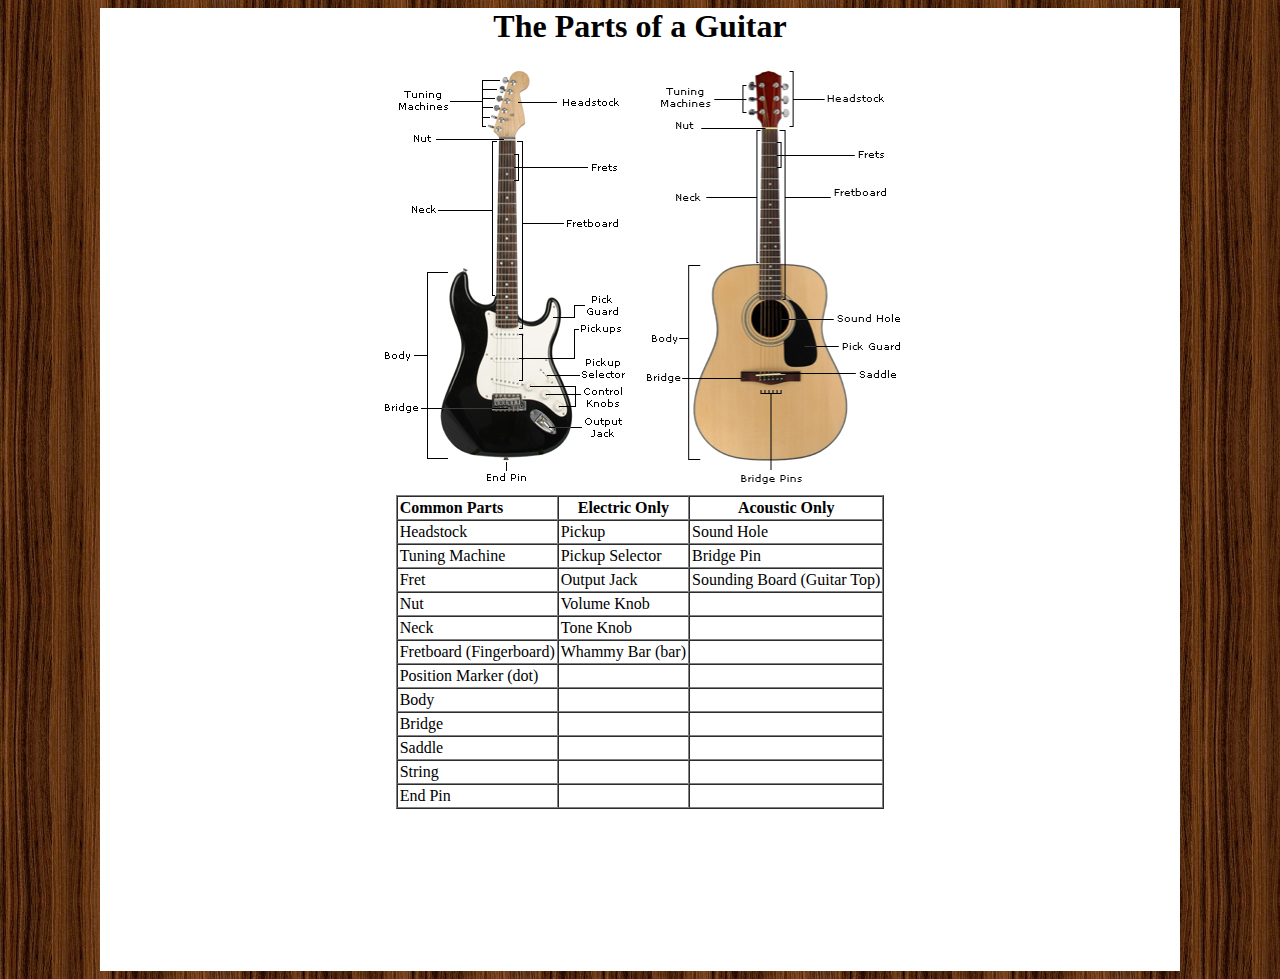
<file: projectweb/anat.html>
<html>
<head>
<title>anatomy</title>
</head>
<body class="custom-background">
 <link rel="stylesheet" type="text/css" href="new 1.css">
<style>


</style>
 <div align="center" class="back">
 
  <h1>The Parts of a Guitar</h1>
 <img  src="./imgs/ela.jpg" width="267" height="425">
 <img src="./imgs/aca.jpg"  width="267" height="425">

 
 <table cellspacing="0" cellpadding="2" border="1" align="center">
<tbody>
<tr>
<td><strong>Common Parts </strong></td>
<td align="center"><strong>Electric Only </strong></td>
<td align="center"><strong>Acoustic Only </strong></td>
</tr>
<tr>
<td>Headstock</td>
<td>Pickup</td>
<td>Sound Hole</td>
</tr>
<tr>
<td valign="top">Tuning Machine</td>
<td valign="top">Pickup Selector</td>
<td valign="top">Bridge Pin</td>
</tr>
<tr>
<td valign="top">Fret</td>
<td valign="top">Output Jack</td>
<td valign="top">Sounding Board (Guitar Top)</td>
</tr>
<tr>
<td valign="top">Nut</td>
<td valign="top">Volume Knob</td>
<td valign="top"></td>
</tr>
<tr>
<td valign="top">Neck</td>
<td valign="top">Tone Knob</td>
<td valign="top"></td>
</tr>
<tr>
<td valign="top">Fretboard (Fingerboard)</td>
<td valign="top">Whammy Bar (bar)</td>
<td valign="top"></td>
</tr>
<tr>
<td valign="top">Position Marker (dot)</td>
<td valign="top"></td>
<td valign="top"></td>
</tr>
<tr>
<td valign="top">Body</td>
<td valign="top"></td>
<td valign="top"></td>
</tr>
<tr>
<td valign="top">Bridge</td>
<td valign="top"></td>
<td valign="top"></td>
</tr>
<tr>
<td valign="top">Saddle</td>
<td valign="top"></td>
<td valign="top"></td>
</tr>
<tr>
<td valign="top">String</td>
<td valign="top"></td>
<td valign="top"></td>
</tr>
<tr>
<td valign="top">End Pin</td>
<td valign="top"></td>
<td valign="top"></td>
</tr>

</tbody>
</table>
<br>
<br>
<br>
<br>
<br>
<br>
<br>
<br>
<br>

</div>
</div>
</file>
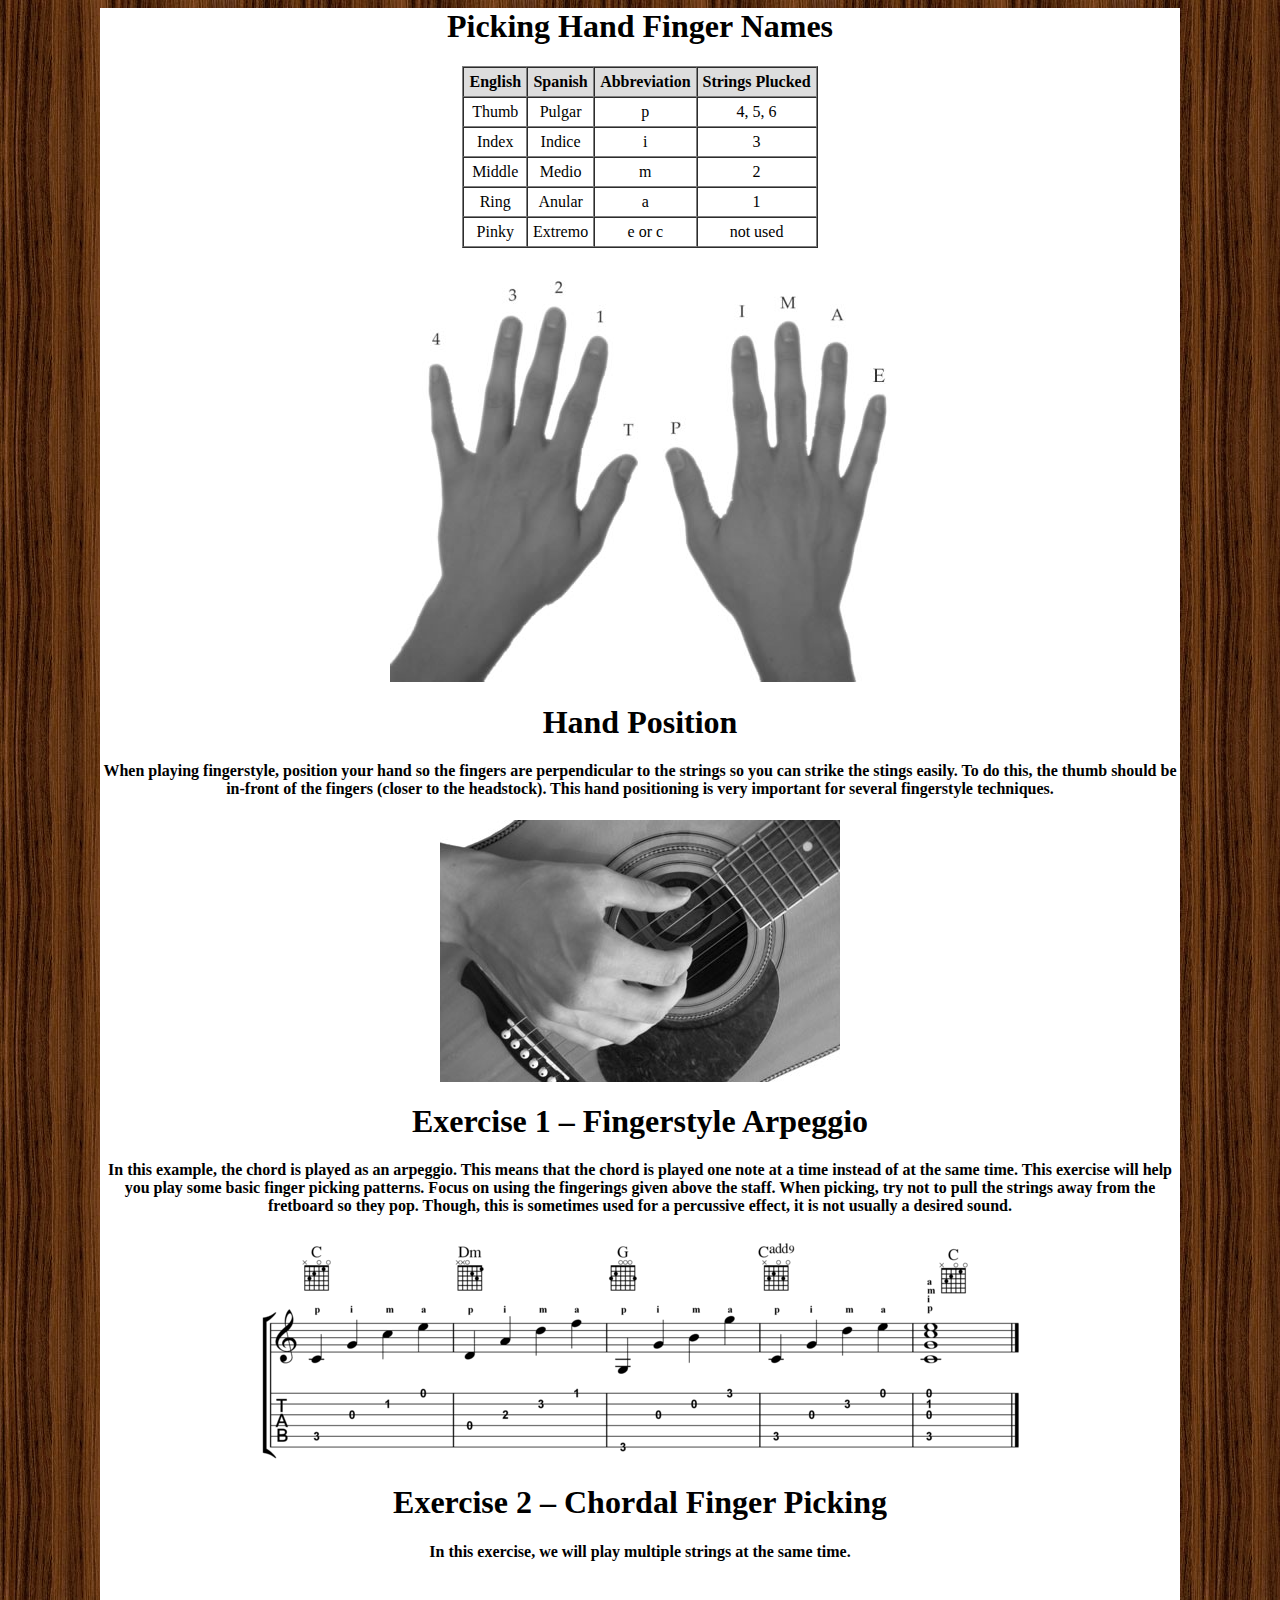
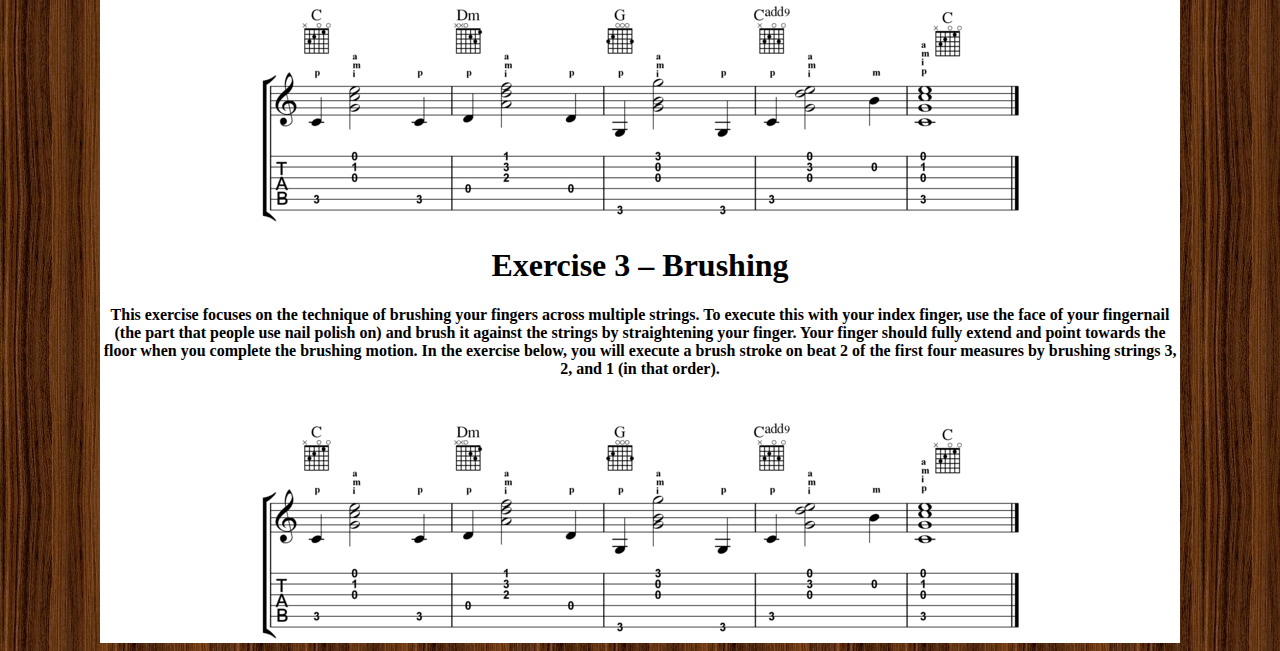
<file: projectweb/fpicking.html>
<html>
<head>
<title>fpicking</title>
</head>
<body class="custom-background">
<style>
body.custom-background {
    background-image: url(imgs/wood2.jpg);
    background-position: left top;
    background-size: auto;
    background-repeat: repeat;
    background-attachment: scroll;
}
.back {
    max-width: 1080px;
   background: #fff;
    background-position:relative;
    background-size: auto;
    margin: 0 auto;
    margin-top: 0px;
    margin-right: auto;
    margin-bottom: 0px;
    margin-left: auto;
position: relative;
}
.alignright {
    display: inline;
    float: right;
    margin: 5px 0 20px 20px;
    margin: .3125rem 0 1.25rem 1.25rem;
}

.img {
    max-width: 100%;
    width: auto\9;
    height: auto;
    vertical-align: bottom;
}
</style>
 <div align="center" class="back">
 <h1>Picking Hand Finger Names</h1>
 <table cellspacing="0" cellpadding="5" border="1" align="center">
<tbody>
<tr style="background-color: #dddddd;">
<td align="center"><b>English </b></td>
<td align="center"><b>Spanish</b></td>
<td align="center"><b>Abbreviation</b></td>
<td align="center"><b>Strings Plucked</b></td>
</tr>
<tr>
<td align="center">Thumb</td>
<td align="center">Pulgar</td>
<td align="center">p</td>
<td align="center">4, 5, 6</td>
</tr>
<tr>
<td valign="top" align="center">Index</td>
<td valign="top" align="center">Indice</td>
<td valign="top" align="center">i</td>
<td align="center">3</td>
</tr>
<tr>
<td valign="top" align="center">Middle</td>
<td valign="top" align="center">Medio</td>
<td valign="top" align="center">m</td>
<td align="center">2</td>
</tr>
<tr>
<td valign="top" align="center">Ring</td>
<td valign="top" align="center">Anular</td>
<td valign="top" align="center">a</td>
<td align="center">1</td>
</tr>
<tr>
<td valign="top" align="center">Pinky</td>
<td valign="top" align="center">Extremo</td>
<td valign="top" align="center">e or c</td>
<td align="center">not used</td>
</tr>
</tbody>
</table>
<img  src="./imgs/fi.jpg">
<h1> Hand Position </h1>
<h4>When playing fingerstyle, position your hand so the fingers are perpendicular to the strings so you can strike the stings easily.  To do this, the thumb should be in-front of the fingers (closer to the headstock). This hand positioning is very important for several fingerstyle techniques.
</h4>
<img  src="./imgs/p.jpg">
<h1> Exercise 1 – Fingerstyle Arpeggio </h1>
<h4>In this example, the chord is played as an arpeggio.  This means that the chord is played one note at a time instead of at the same time.  This exercise will help you play some basic finger picking patterns.  Focus on using the fingerings given above the staff.


When picking, try not to pull the strings away from the fretboard so they pop.  Though, this is sometimes used for a percussive effect, it is not usually a desired sound. </h4>
<img  src="./imgs/ex1.gif">
<h1> Exercise 2 – Chordal Finger Picking </h1>
<h4>In this exercise, we will play multiple strings at the same time.
</h4><br>
<img  src="./imgs/ex2.gif">
<h1> Exercise 3 – Brushing </h1>
<h4>This exercise focuses on the technique of brushing your fingers across multiple strings.  To execute this with your index finger, use the face of your fingernail (the part that people use nail polish on) and brush it against the strings by straightening your finger.  Your finger should fully extend and point towards the floor when you complete the brushing motion.

In the exercise below, you will execute a brush stroke on beat 2 of the first four measures by brushing strings 3, 2, and 1 (in that order).
</h4><br>
<img  src="./imgs/ex2.gif">
<br>
</file>
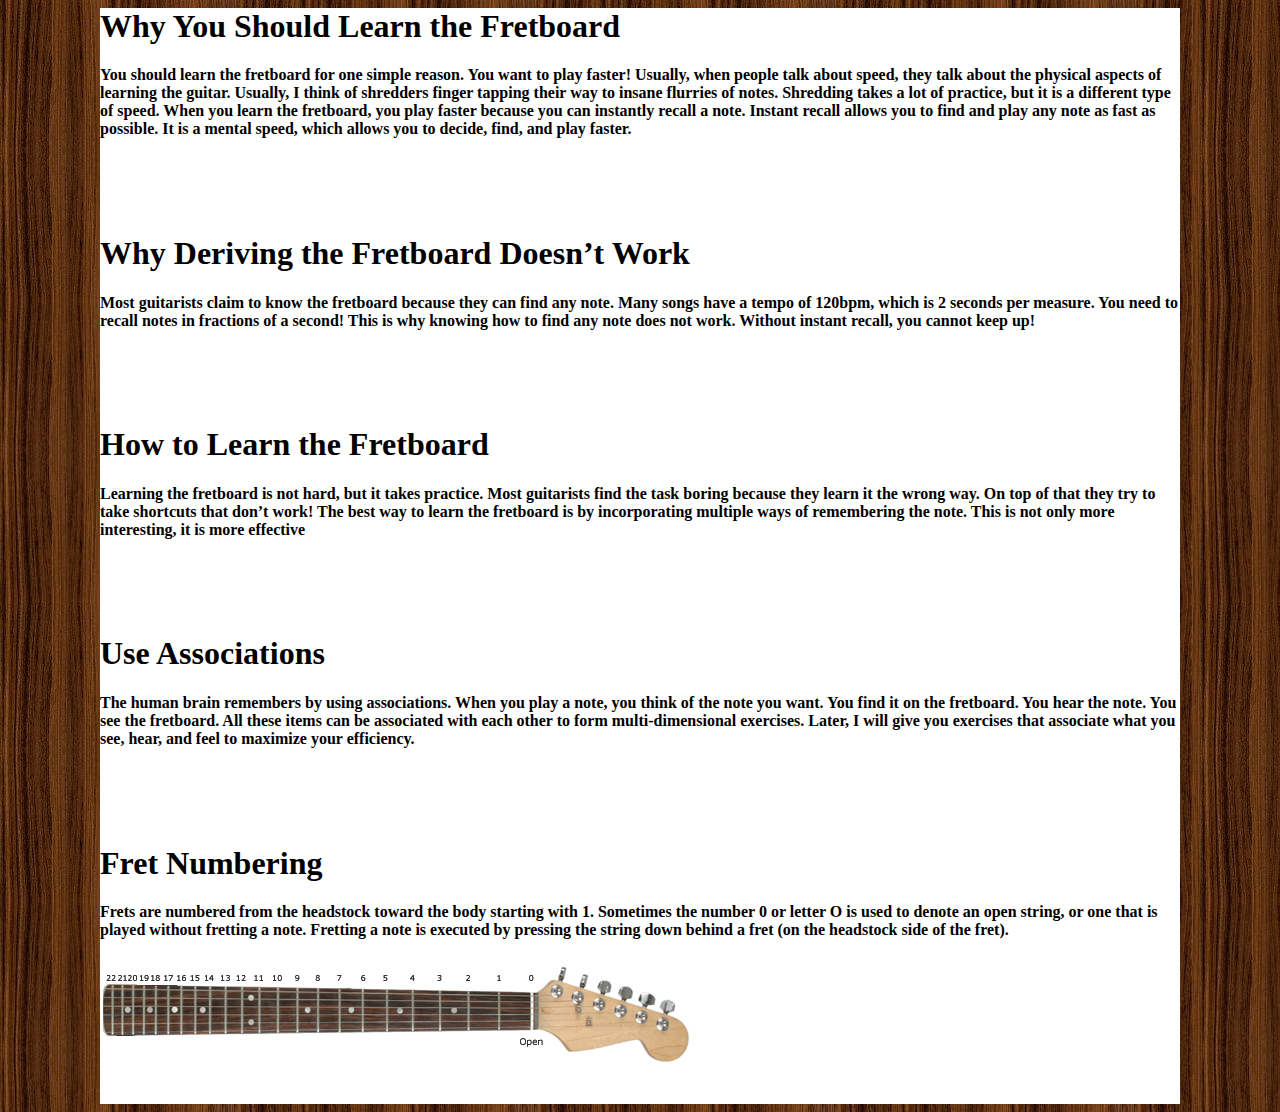
<file: projectweb/fret.html>
<html>
<head>
<title>fretboard</title>
</head>
<body class="custom-background">
 <link rel="stylesheet" type="text/css" href="new 1.css">
<style>

</style>
 <div  class="back">
 <h1>Why You Should Learn the Fretboard</h1>
 <h4>You should learn the fretboard for one simple reason.   You want to play faster!

Usually, when people talk about speed, they talk about the physical aspects of learning the guitar.  Usually, I think of shredders finger tapping their way to insane flurries of notes.  Shredding takes a lot of practice, but it is a different type of speed.

When you learn the fretboard, you play faster because you can instantly recall a note.  Instant recall allows you to find and play any note as fast as possible.  It is a mental speed, which allows you to decide, find, and play faster.
</h4>
<br><br><br>
<h1>Why Deriving the Fretboard Doesn’t Work</h1>
 <h4>Most guitarists claim to know the fretboard because they can find any note.  Many songs have a tempo of 120bpm, which is 2 seconds per measure.
 You need to recall notes in fractions of a second!  This is why knowing how to find any note does not work.  Without instant recall, you cannot keep up!
 </h4>
 <br><br><br>
 <h1>How to Learn the Fretboard</h1>
 <h4>Learning the fretboard is not hard, but it takes practice.  Most guitarists find the task boring because they learn it the wrong way.  On top of that they try to take shortcuts that don’t work!  The best way to learn the fretboard is by incorporating multiple ways of remembering the note.  This is not only more interesting, it is more effective
 </h4>
 <br><br><br>
 <h1>Use Associations</h1>
 <h4>The human brain remembers by using associations.  When you play a note, you think of the note you want.  You find it on the fretboard.  You hear the note.  You see the fretboard.  All these items can be associated with each other to form multi-dimensional exercises.  Later, I will give you exercises that associate what you see, hear, and feel to maximize your efficiency.
 </h4>
 <br><br><br>
 <h1>Fret Numbering</h1>
 <h4>Frets are numbered from the headstock toward the body starting with 1. Sometimes the number 0 or letter O is used to denote an open string, or one that is played without fretting a note.

Fretting a note is executed by pressing the string down behind a fret (on the headstock side of the fret).
</h4>
 <img  src="./imgs/f1.jpg">
 <br><br><br>
</file>
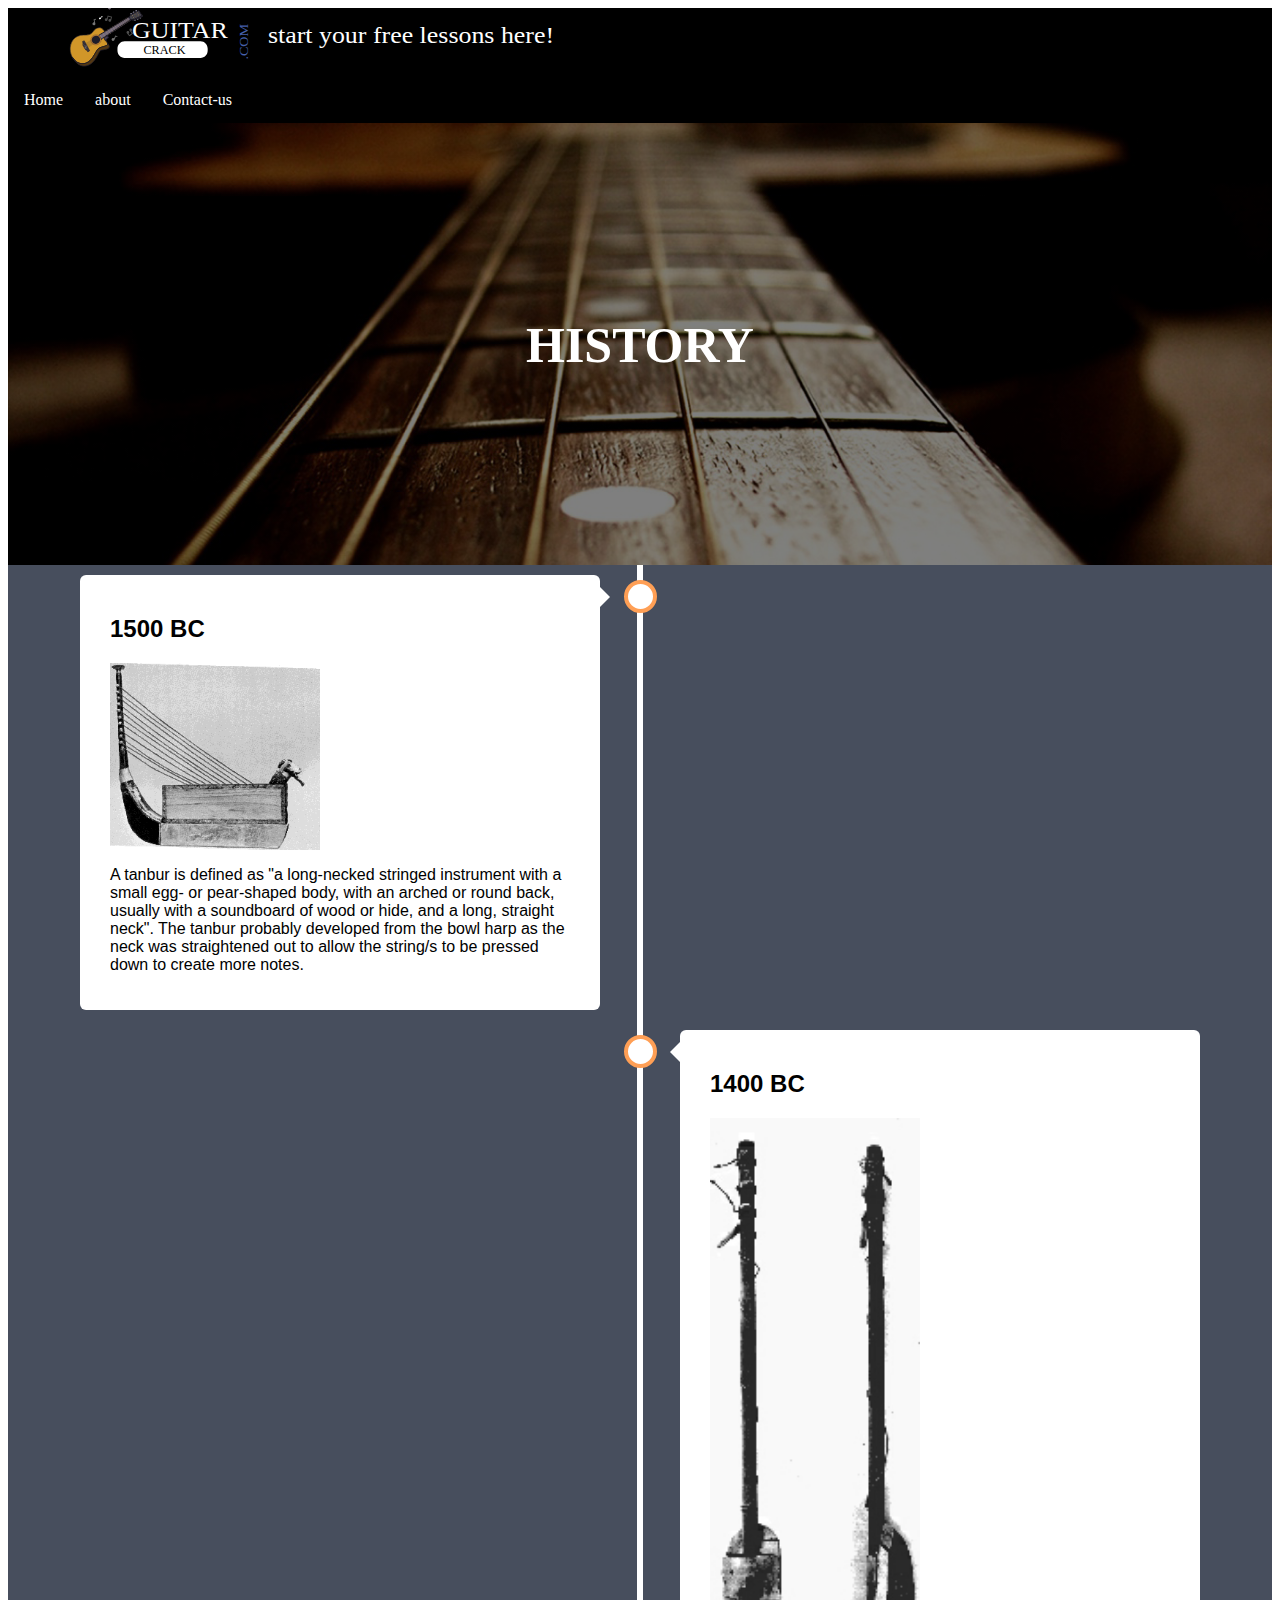
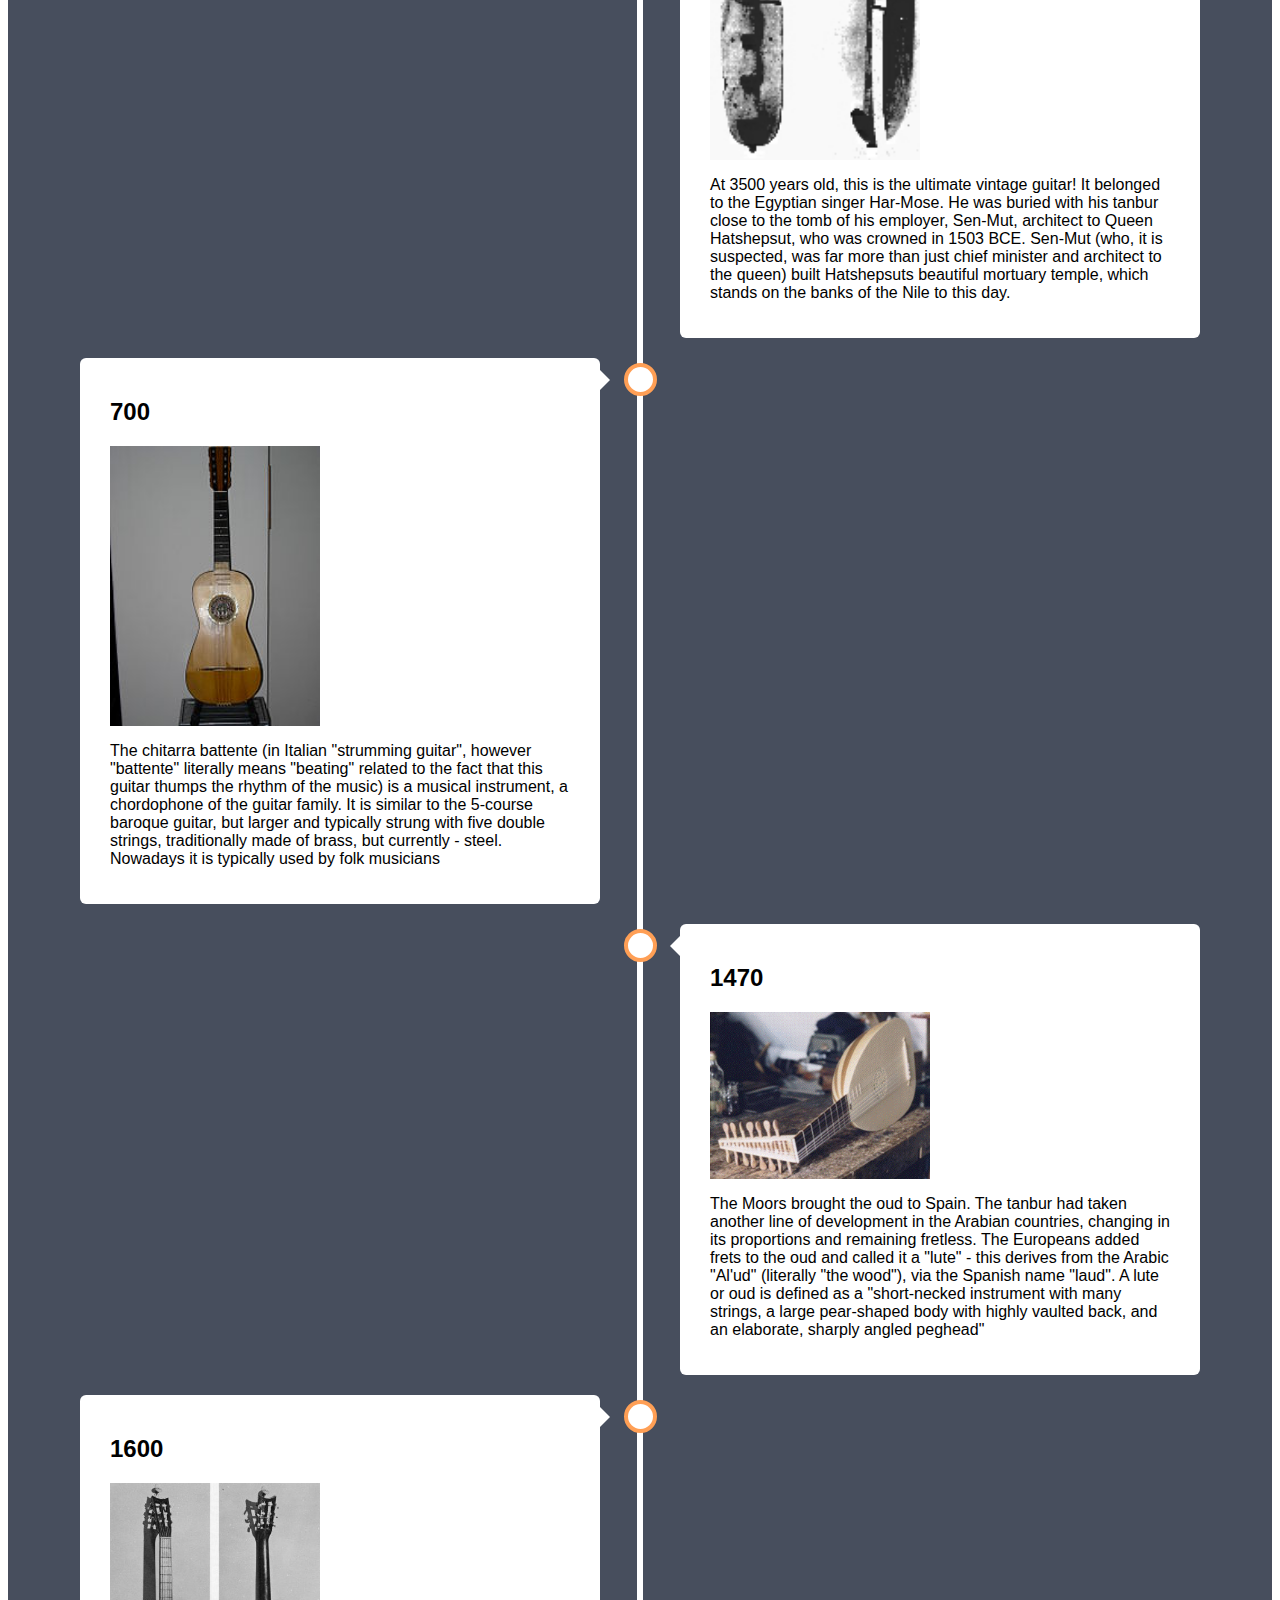
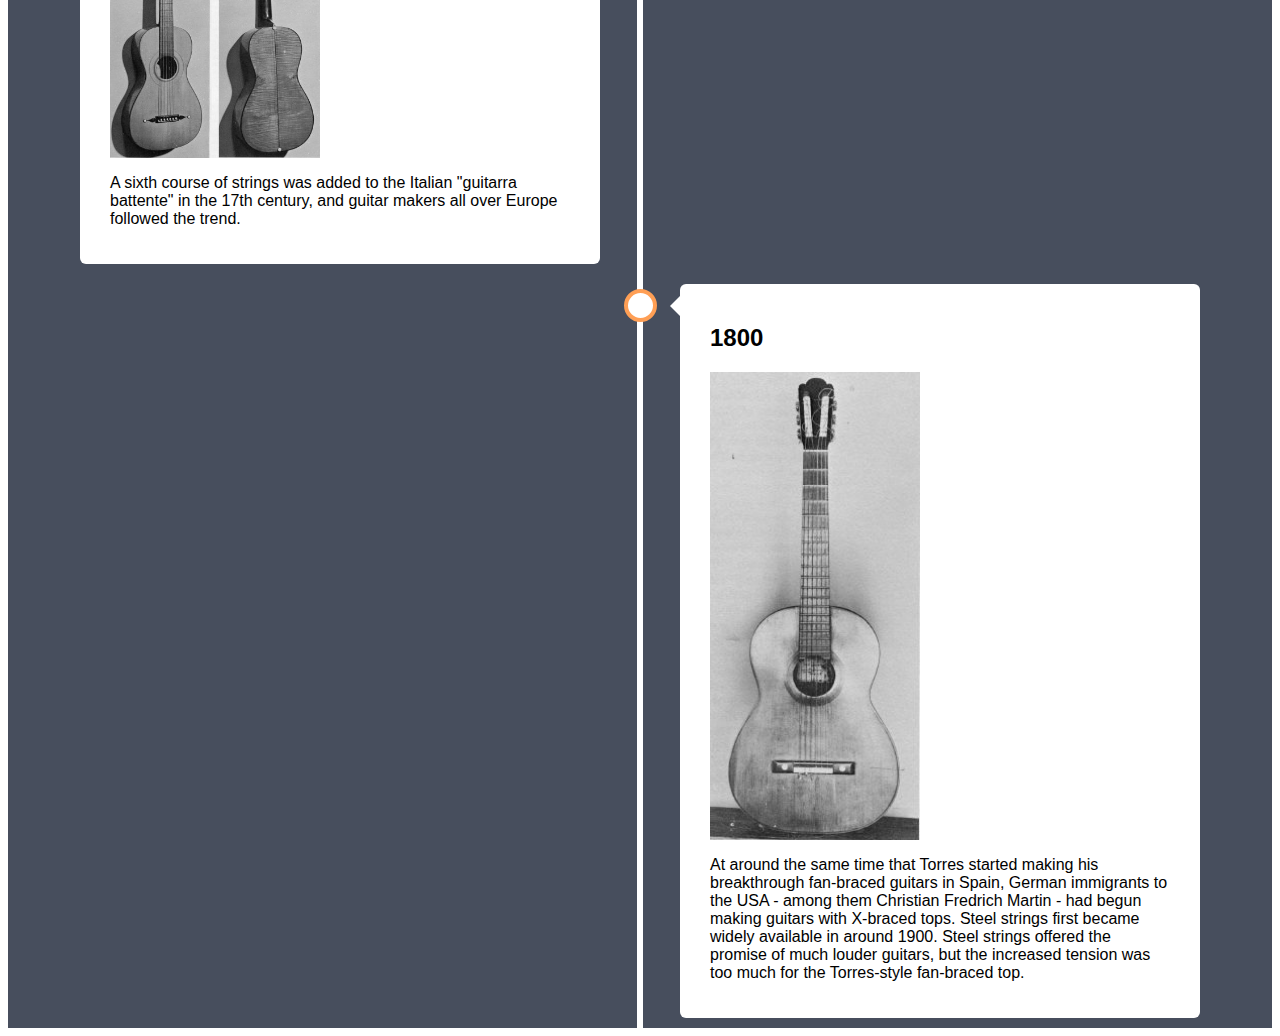
<file: projectweb/hist.html>
<html>
<head>
<meta name="viewport" content="width=device-width, initial-scale=0.6">
<title>history</title>
</head>
<body>
<style>
.nav ul {
  list-style-type: none;
  margin: 0;
  padding: 0;
  overflow: hidden;
  background-color: black;
}

.nav li {
  float: left;
}

.nav li a {
  display: block;
  color: white;
  text-align: center;
  padding: 14px 16px;
  text-decoration: none;
}

.nav li a:hover {
  background-color: #111;
}
.hero-image {
  background-image: linear-gradient(rgba(0, 0, 0, 0.5), rgba(0, 0, 0, 0.5)), url(imgs/hist.jpg);
  height: 50%;
  background-position: center;
  background-repeat: no-repeat;
  background-size: cover;
  position: relative;
}

.hero-text {
  text-align: center;
  position: absolute;
  top: 50%;
  left: 50%;
  transform: translate(-50%, -50%);
  color: white;
}


* {
  box-sizing: border-box;
}

.tbg {
  background-color: #474e5d;
  font-family: Helvetica, sans-serif;
}

/* The actual timeline (the vertical ruler) */
.timeline {
  position: relative;
  max-width: 1200px;
  margin: 0 auto;
}

/* The actual timeline (the vertical ruler) */
.timeline::after {
  content: '';
  position: absolute;
  width: 6px;
  background-color: white;
  top: 0;
  bottom: 0;
  left: 50%;
  margin-left: -3px;
}

/* Container around content */
.container {
  padding: 10px 40px;
  position: relative;
  background-color: inherit;
  width: 50%;
}

/* The circles on the timeline */
.container::after {
  content: '';
  position: absolute;
  width: 25px;
  height: 25px;
  right: -17px;
  background-color: white;
  border: 4px solid #FF9F55;
  top: 15px;
  border-radius: 50%;
  z-index: 1;
}

/* Place the container to the left */
.left {
  left: 0;
}

/* Place the container to the right */
.right {
  left: 50%;
}

/* Add arrows to the left container (pointing right) */
.left::before {
  content: " ";
  height: 0;
  position: absolute;
  top: 22px;
  width: 0;
  z-index: 1;
  right: 30px;
  border: medium solid white;
  border-width: 10px 0 10px 10px;
  border-color: transparent transparent transparent white;
}

/* Add arrows to the right container (pointing left) */
.right::before {
  content: " ";
  height: 0;
  position: absolute;
  top: 22px;
  width: 0;
  z-index: 1;
  left: 30px;
  border: medium solid white;
  border-width: 10px 10px 10px 0;
  border-color: transparent white transparent transparent;
}

/* Fix the circle for containers on the right side */
.right::after {
  left: -16px;
}

/* The actual content */
.content {
  padding: 20px 30px;
  background-color: white;
  position: relative;
  border-radius: 6px;
}

/* Media queries - Responsive timeline on screens less than 600px wide */
@media screen and (max-width: 600px) {
  /* Place the timelime to the left */
  .timeline::after {
  left: 31px;
  }
  
  /* Full-width containers */
  .container {
  width: 100%;
  padding-left: 70px;
  padding-right: 25px;
  }
  
  /* Make sure that all arrows are pointing leftwards */
  .container::before {
  left: 60px;
  border: medium solid white;
  border-width: 10px 10px 10px 0;
  border-color: transparent white transparent transparent;
  }

  /* Make sure all circles are at the same spot */
  .left::after, .right::after {
  left: 15px;
  }
  
  /* Make all right containers behave like the left ones */
  .right {
  left: 0%;
  }
}
.responsive {
  max-width: 100%;
  height: auto;
</style>
<div>
<div class="nav">
<ul>
  <li><img src="./imgs/logo.svg" width="1500" height="65"></li>
  <li><a class="active" href="file:///C:/Users/waelh/OneDrive/Desktop/projectweb/new%201.html#home">Home</a></li>
  <li><a href="file:///C:/Users/waelh/OneDrive/Desktop/projectweb/new%201.html#ab">about</a></li>
  <li><a href="file:///C:/Users/waelh/OneDrive/Desktop/projectweb/new%201.html#cont">Contact-us</a></li>
</ul>
</div>
<div class="hero-image">
  <div class="hero-text">
    <h1 style="font-size:50px">HISTORY</h1>
  </div>
  </div>
<div class="tbg">
<div class="timeline">
  <div class="container left">
    <div class="content">
      <h2>1500 BC </h2>
	  <img class="responsive" src="./imgs/tunb.gif" width="210" height="300">
      <p>A tanbur is defined as "a long-necked stringed instrument with a small egg- or pear-shaped body, with an arched or round back, usually with a soundboard of wood or hide, and a long, straight neck". The tanbur probably developed from the bowl harp as the neck was straightened out to allow the string/s to be pressed down to create more notes.</p>
    </div>
  </div>
  <div class="container right">
    <div class="content">
      <h2>1400 BC</h2>
	  <img  class="responsive" src="./imgs/tunb2.jpg" width="210" height="450">
      <p>At 3500 years old, this is the ultimate vintage guitar! It belonged to the Egyptian singer Har-Mose. He was buried with his tanbur close to the tomb of his employer, Sen-Mut, architect to Queen Hatshepsut, who was crowned in 1503 BCE. Sen-Mut (who, it is suspected, was far more than just chief minister and architect to the queen) built Hatshepsuts beautiful mortuary temple, which stands on the banks of the Nile to this day. </p>
    </div>
  </div>
  <div class="container left">
    <div class="content">
      <h2>700</h2>
	    <img class="responsive"  src="./imgs/chitara.jpg" width="210" height="400">
      <p>The chitarra battente (in Italian "strumming guitar", however "battente" literally means "beating" related to the fact that this guitar thumps the rhythm of the music) is a musical instrument, a chordophone of the guitar family. It is similar to the 5-course baroque guitar, but larger and typically strung with five double strings, traditionally made of brass, but currently - steel. Nowadays it is typically used by folk musicians
</p>
    </div>
  </div>
  <div class="container right">
    <div class="content">
      <h2>1470</h2>
	   <img class="responsive" src="./imgs/loud.gif" width="220" height="300">
      <p>The Moors brought the oud to Spain. The tanbur had taken another line of development in the Arabian countries, changing in its proportions and remaining fretless.
The Europeans added frets to the oud and called it a "lute" - this derives from the Arabic "Al'ud" (literally "the wood"), via the Spanish name "laud".
A lute or oud is defined as a "short-necked instrument with many strings, a large pear-shaped body with highly vaulted back, and an elaborate, sharply angled peghead"</p>
    </div>
  </div>
  <div class="container left">
    <div class="content">
      <h2>1600</h2>
	  <img class="responsive" src="./imgs/frst.jpg" width="210" height="400">
      <p>A sixth course of strings was added to the Italian "guitarra battente" in the 17th century, and guitar makers all over Europe followed the trend.</p>
    </div>
  </div>
  <div class="container right">
    <div class="content">
      <h2>1800</h2>
	  <img class="responsive" src="./imgs/guit.jpg" width="210" height="600">
      <p>At around the same time that Torres started making his breakthrough fan-braced guitars in Spain, German immigrants to the USA - among them Christian Fredrich Martin - had begun making guitars with X-braced tops. Steel strings first became widely available in around 1900. Steel strings offered the promise of much louder guitars, but the increased tension was too much for the Torres-style fan-braced top.</p>
    </div>
  </div>
</div>
</div>
</file>
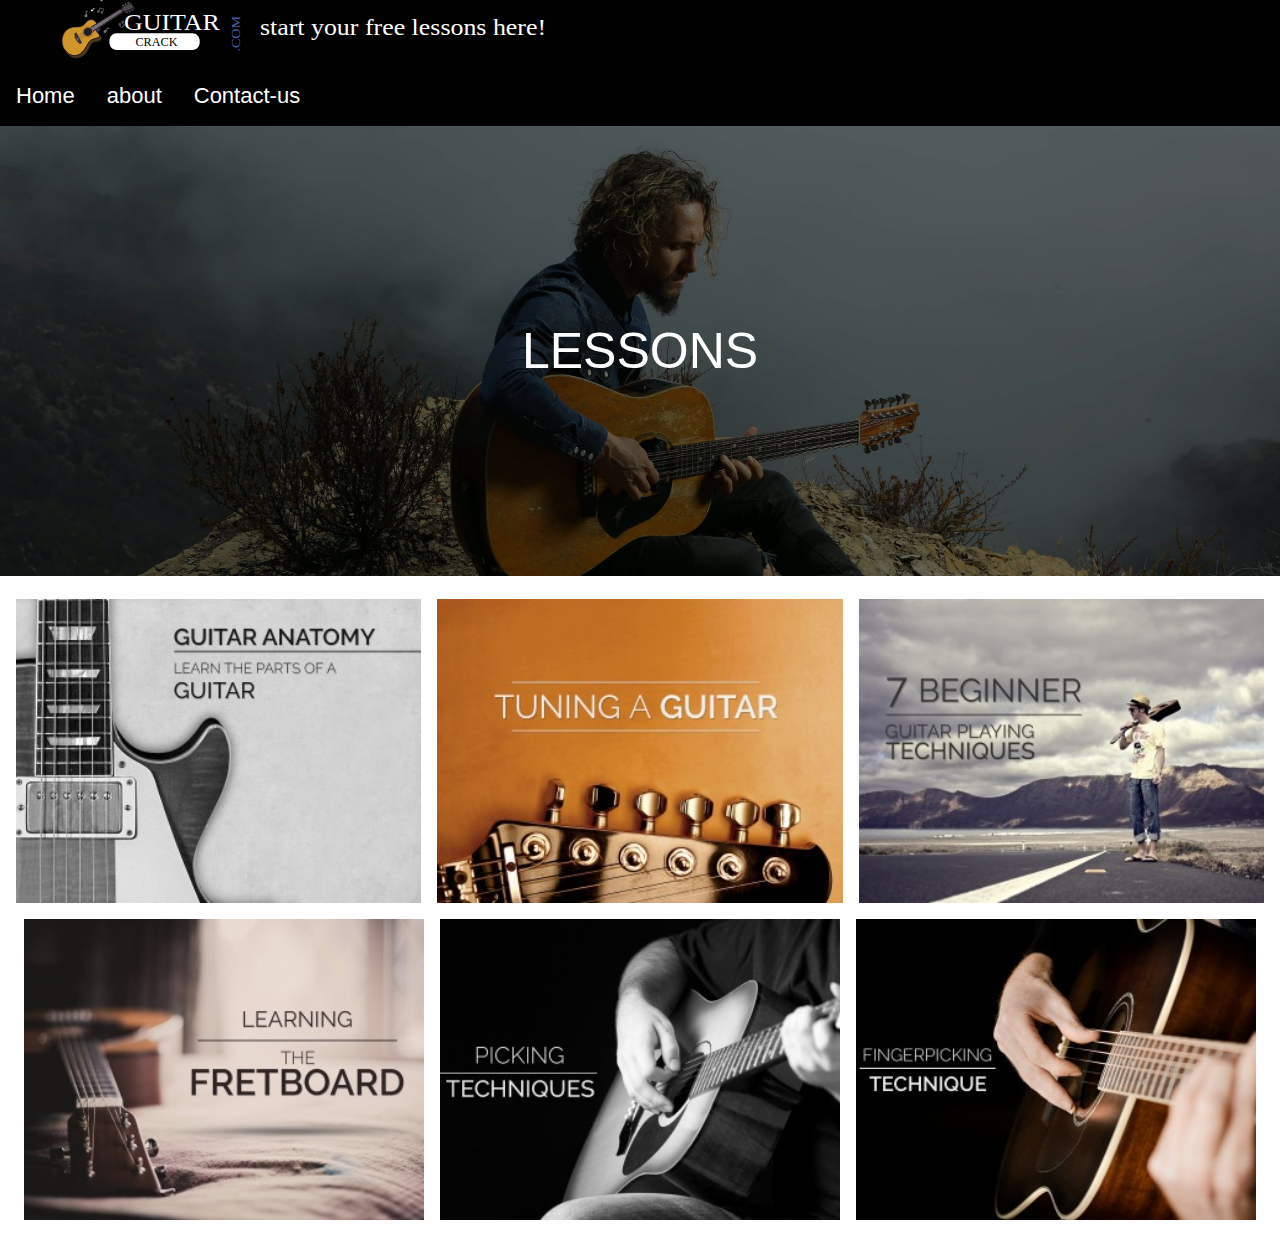
<file: projectweb/less.html>
<html>
<head>
<title>lessons</title>
<link rel="stylesheet" href="https://www.w3schools.com/w3css/4/w3.css">
<link rel="stylesheet" href="https://fonts.googleapis.com/css?family=Raleway">
<link rel="stylesheet" href="https://cdnjs.cloudflare.com/ajax/libs/font-awesome/4.7.0/css/font-awesome.min.css">
 <link rel="stylesheet" type="text/css" href="new 1.css">

<meta name="viewport" content="width=device-width, initial-scale=0.6">
</head>
<body>
<style>
.nav ul {
  list-style-type: none;
  margin: 0;
  padding: 0;
  overflow: hidden;
  background-color: black;
}

.nav li {
  float: left;
}

.nav li a {
  display: block;
  color: white;
  text-align: center;
  padding: 14px 16px;
  text-decoration: none;
}

.nav li a:hover {
  background-color: #111;
}
.hero-image {
  background-image: linear-gradient(rgba(0, 0, 0, 0.5), rgba(0, 0, 0, 0.5)), url(imgs/bg.jpg);
  height: 50%;
  background-position: center;
  background-repeat: no-repeat;
  background-size: cover;
  position: relative;
}

.hero-text {
  text-align: center;
  position: absolute;
  top: 50%;
  left: 50%;
  transform: translate(-50%, -50%);
  color: white;
}
</style>
<div>
<div class="nav">
<ul>
  <li><img src="./imgs/logo.svg" width="1500" height="65"></li>
  <li><a class="active" href="file:///C:/Users/waelh/OneDrive/Desktop/projectweb/new%201.html#home">Home</a></li>
  <li><a href="file:///C:/Users/waelh/OneDrive/Desktop/projectweb/new%201.html#ab">about</a></li>
  <li><a href="file:///C:/Users/waelh/OneDrive/Desktop/projectweb/new%201.html#cont">Contact-us</a></li>
</ul>
</div>
<div class="hero-image">
  <div class="hero-text">
    <h1 style="font-size:50px">LESSONS</h1>
  </div>
  </div>
<br>

<div class="w3-row-padding">
    <div class="w3-third w3-container w3-margin-bottom">
      <a href="file:///C:/Users/waelh/OneDrive/Desktop/projectweb/anat.html"><img src="./imgs/ty.jpg" alt="Norway" style="width:100%" class="w3-hover-opacity"></a>
      <div class="w3-container w3-white">
       
      </div>
    </div>
    <div class="w3-third w3-container w3-margin-bottom">
      <a href="file:///C:/Users/waelh/OneDrive/Desktop/projectweb/tuning.html"><img src="./imgs/tuning.jpg" alt="Norway" style="width:100% " class="w3-hover-opacity"></a>
      </a>
	  <div class="w3-container w3-white">
       
      </div>
    </div>
<div class="w3-third w3-container w3-margin-bottom">
     <a href="file:///C:/Users/waelh/OneDrive/Desktop/projectweb/tricks.html"> <img src="./imgs/7g.jpg" alt="Norway" style="width:100%" class="w3-hover-opacity"></a>
      <div class="w3-container w3-white">
        
      </div>
    </div>
	<div class="w3-row-padding">
    <div class="w3-third w3-container w3-margin-bottom">
      <a href="file:///C:/Users/waelh/OneDrive/Desktop/projectweb/fret.html"><img src="./imgs/frt.jpg" alt="Norway" style="width:100%" class="w3-hover-opacity"></a>
      <div class="w3-container w3-white">
       
      </div>
    </div>
    <div class="w3-third w3-container w3-margin-bottom">
     <a href="file:///C:/Users/waelh/OneDrive/Desktop/projectweb/picking.html"> <img src="./imgs/pk.jpg" alt="Norway" style="width:100%" class="w3-hover-opacity"></a>
      <div class="w3-container w3-white">
        
      </div>
    </div>
	<div class="w3-third w3-container w3-margin-bottom">
      <a href="file:///C:/Users/waelh/OneDrive/Desktop/projectweb/fpicking.html"><img src="./imgs/fpk.jpg" alt="Norway" style="width:100%" class="w3-hover-opacity"></a>
      <div class="w3-container w3-white">
      
      </div>
    </div>
</file>
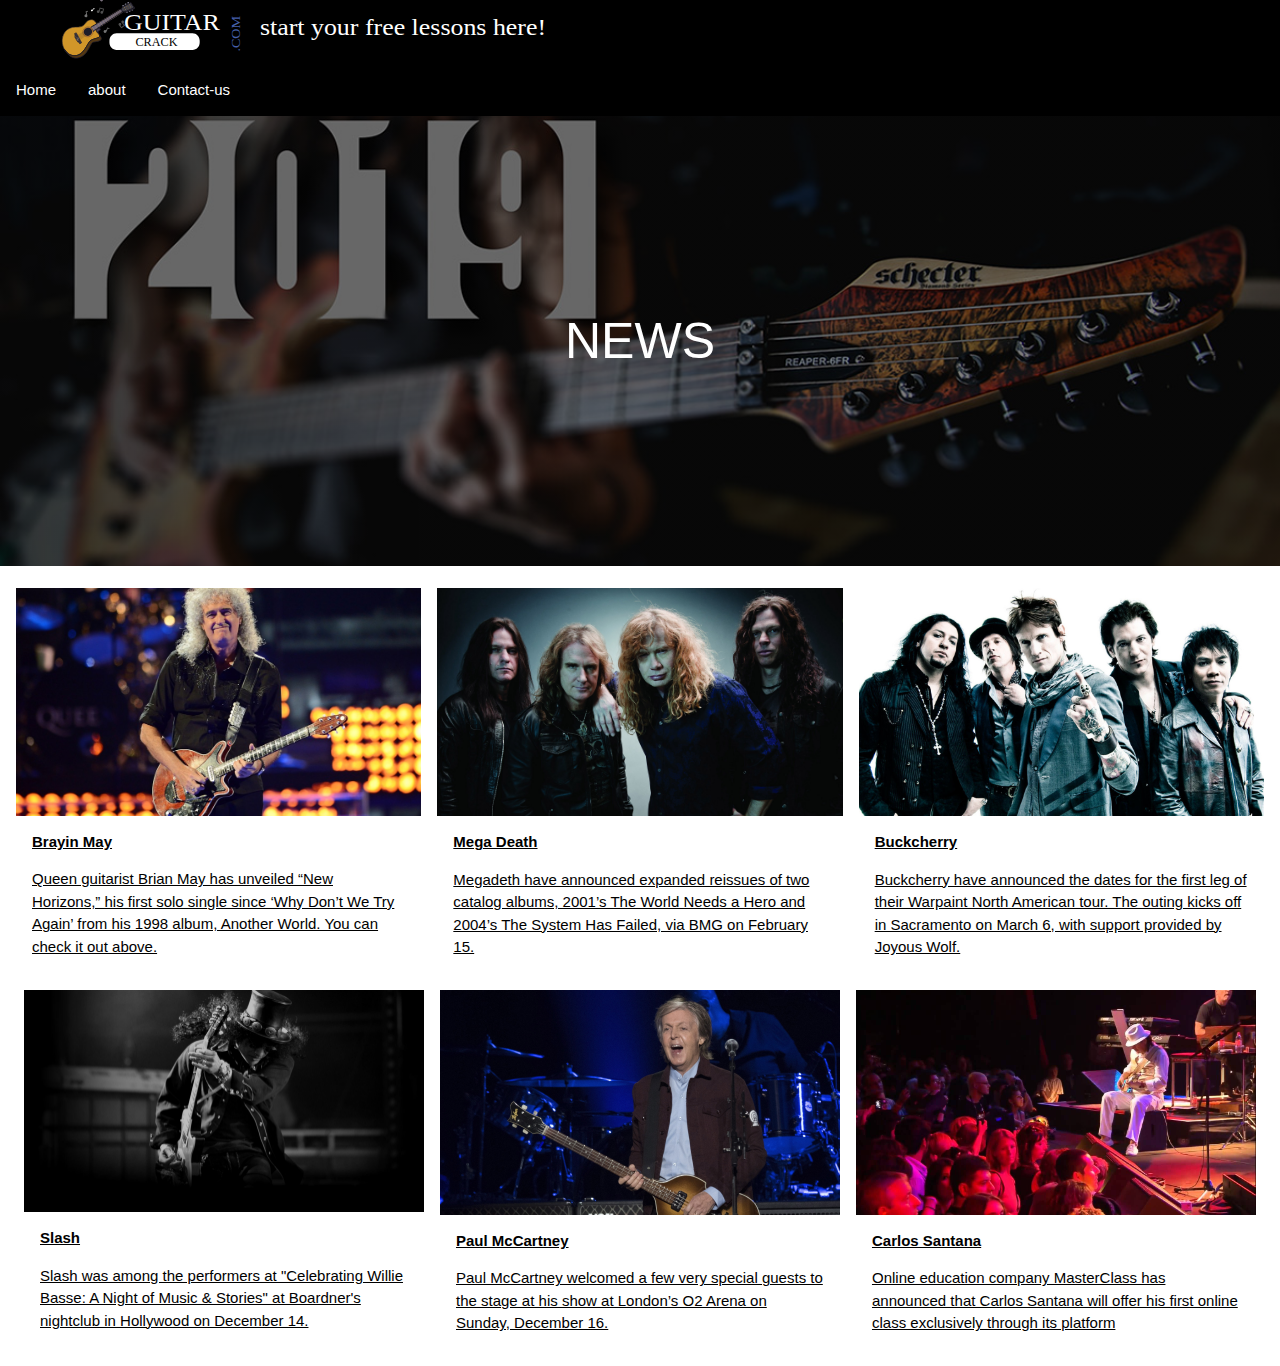
<file: projectweb/news.html>
<html>
<head>
<link rel="stylesheet" href="https://www.w3schools.com/w3css/4/w3.css">
<link rel="stylesheet" href="https://fonts.googleapis.com/css?family=Raleway">
<link rel="stylesheet" href="https://cdnjs.cloudflare.com/ajax/libs/font-awesome/4.7.0/css/font-awesome.min.css">
<meta name="viewport" content="width=device-width, initial-scale=0.6">
<style>
.nav ul {
  list-style-type: none;
  margin: 0;
  padding: 0;
  overflow: hidden;
  background-color: black;
}

.nav li {
  float: left;
}

.nav li a {
  display: block;
  color: white;
  text-align: center;
  padding: 14px 16px;
  text-decoration: none;
}

.nav li a:hover {
  background-color: #111;
}
.hero-image {
  background-image: linear-gradient(rgba(0, 0, 0, 0.5), rgba(0, 0, 0, 0.5)), url(imgs/news.jpg);
  height: 50%;
  background-position: center;
  background-repeat: no-repeat;
  background-size: cover;
  position: relative;
}

.hero-text {
  text-align: center;
  position: absolute;
  top: 50%;
  left: 50%;
  transform: translate(-50%, -50%);
  color: white;
}

* {
  box-sizing: border-box;
}

.
</style>
</div>
<title>NEWS</title>
</head>
<body>

<div>
<div class="nav">
<ul>
  <li><img src="./imgs/logo.svg" width="1500" height="65"></li>
  <li><a class="active" href="file:///C:/Users/waelh/OneDrive/Desktop/projectweb/new%201.html#home">Home</a></li>
  <li><a href="file:///C:/Users/waelh/OneDrive/Desktop/projectweb/new%201.html#ab">about</a></li>
  <li><a href="file:///C:/Users/waelh/OneDrive/Desktop/projectweb/new%201.html#cont">Contact-us</a></li>
</ul>
</div>
<div class="hero-image">
  <div class="hero-text">
    <h1 style="font-size:50px">NEWS</h1>
  </div>
  </div>
  <br>
 
 
<div class="w3-row-padding">
    <div class="w3-third w3-container w3-margin-bottom">
      <a href="https://www.guitarworld.com/news/listen-to-new-horizons-from-queen-guitarist-brian-may"><img src="./imgs/bray.jpg" alt="Norway" style="width:100%" class="w3-hover-opacity">
      <div class="w3-container w3-white">
        <p><b>Brayin May</b></p>
        <p>Queen guitarist Brian May has unveiled “New Horizons,” his first solo single since ‘Why Don’t We Try Again’ from his 1998 album, Another World. You can check it out above.</p>
      </a>
	  </div>
    </div>
    <div class="w3-third w3-container w3-margin-bottom">
      <a href="https://www.guitarworld.com/news/megadeth-detail-album-reissues-with-bmg"><img src="./imgs/mega.jpg" alt="Norway" style="width:100% " class="w3-hover-opacity">
      <div class="w3-container w3-white">
        <p><b>Mega Death</b></p>
        <p>Megadeth have announced expanded reissues of two catalog albums, 2001’s The World Needs a Hero and 2004’s The System Has Failed, via BMG on February 15.</p>
      </a>
	  </div>
    </div>
<div class="w3-third w3-container w3-margin-bottom">
     <a href="https://www.guitarworld.com/news/buckcherry-detail-north-american-warpaint-tour"> <img src="./imgs/buck.jpg" alt="Norway" style="width:100%" class="w3-hover-opacity">
      <div class="w3-container w3-white">
        <p><b>Buckcherry</b></p>
        <p>Buckcherry have announced the dates for the first leg of their Warpaint North American tour. The outing kicks off in Sacramento on March 6, with support provided by Joyous Wolf.</p>
      </a>
	  </div>
    </div>
	<div class="w3-row-padding">
    <div class="w3-third w3-container w3-margin-bottom">
      <a href="https://www.guitarworld.com/news/watch-slash-cover-led-zeppelins-communication-breakdown-at-hollywood-club-gig"><img src="./imgs/sla.jpg" alt="Norway" style="width:100%" class="w3-hover-opacity">
      <div class="w3-container w3-white">
        <p><b>Slash</b></p>
        <p>Slash was among the performers at "Celebrating Willie Basse: A Night of Music & Stories" at Boardner's nightclub in Hollywood on December 14. </p>
      </a>
	  </div>
    </div>
    <div class="w3-third w3-container w3-margin-bottom">
      <a href="https://www.guitarworld.com/news/watch-paul-mccartney-ron-wood-and-ringo-starr-perform-the-beatles-get-back"><img src="./imgs/paul.jpg" alt="Norway" style="width:100%" class="w3-hover-opacity">
      <div class="w3-container w3-white">
        <p><b>Paul McCartney</b></p>
        <p>Paul McCartney welcomed a few very special guests to the stage at his show at London’s O2 Arena on Sunday, December 16.</p>
      </a>
	  </div>
    </div>
	<div class="w3-third w3-container w3-margin-bottom">
     <a href="https://www.guitarworld.com/news/carlos-santana-to-offer-online-guitar-lessons-through-masterclass"> <img src="./imgs/carlos.jpg" alt="Norway" style="width:100%" class="w3-hover-opacity">
      <div class="w3-container w3-white">
        <p><b>Carlos Santana</b></p>
        <p>Online education company MasterClass has announced that Carlos Santana will offer his first online class exclusively through its platform</p>
      </a>
	  </div>
    </div>
	

</body>
</html>
</file>
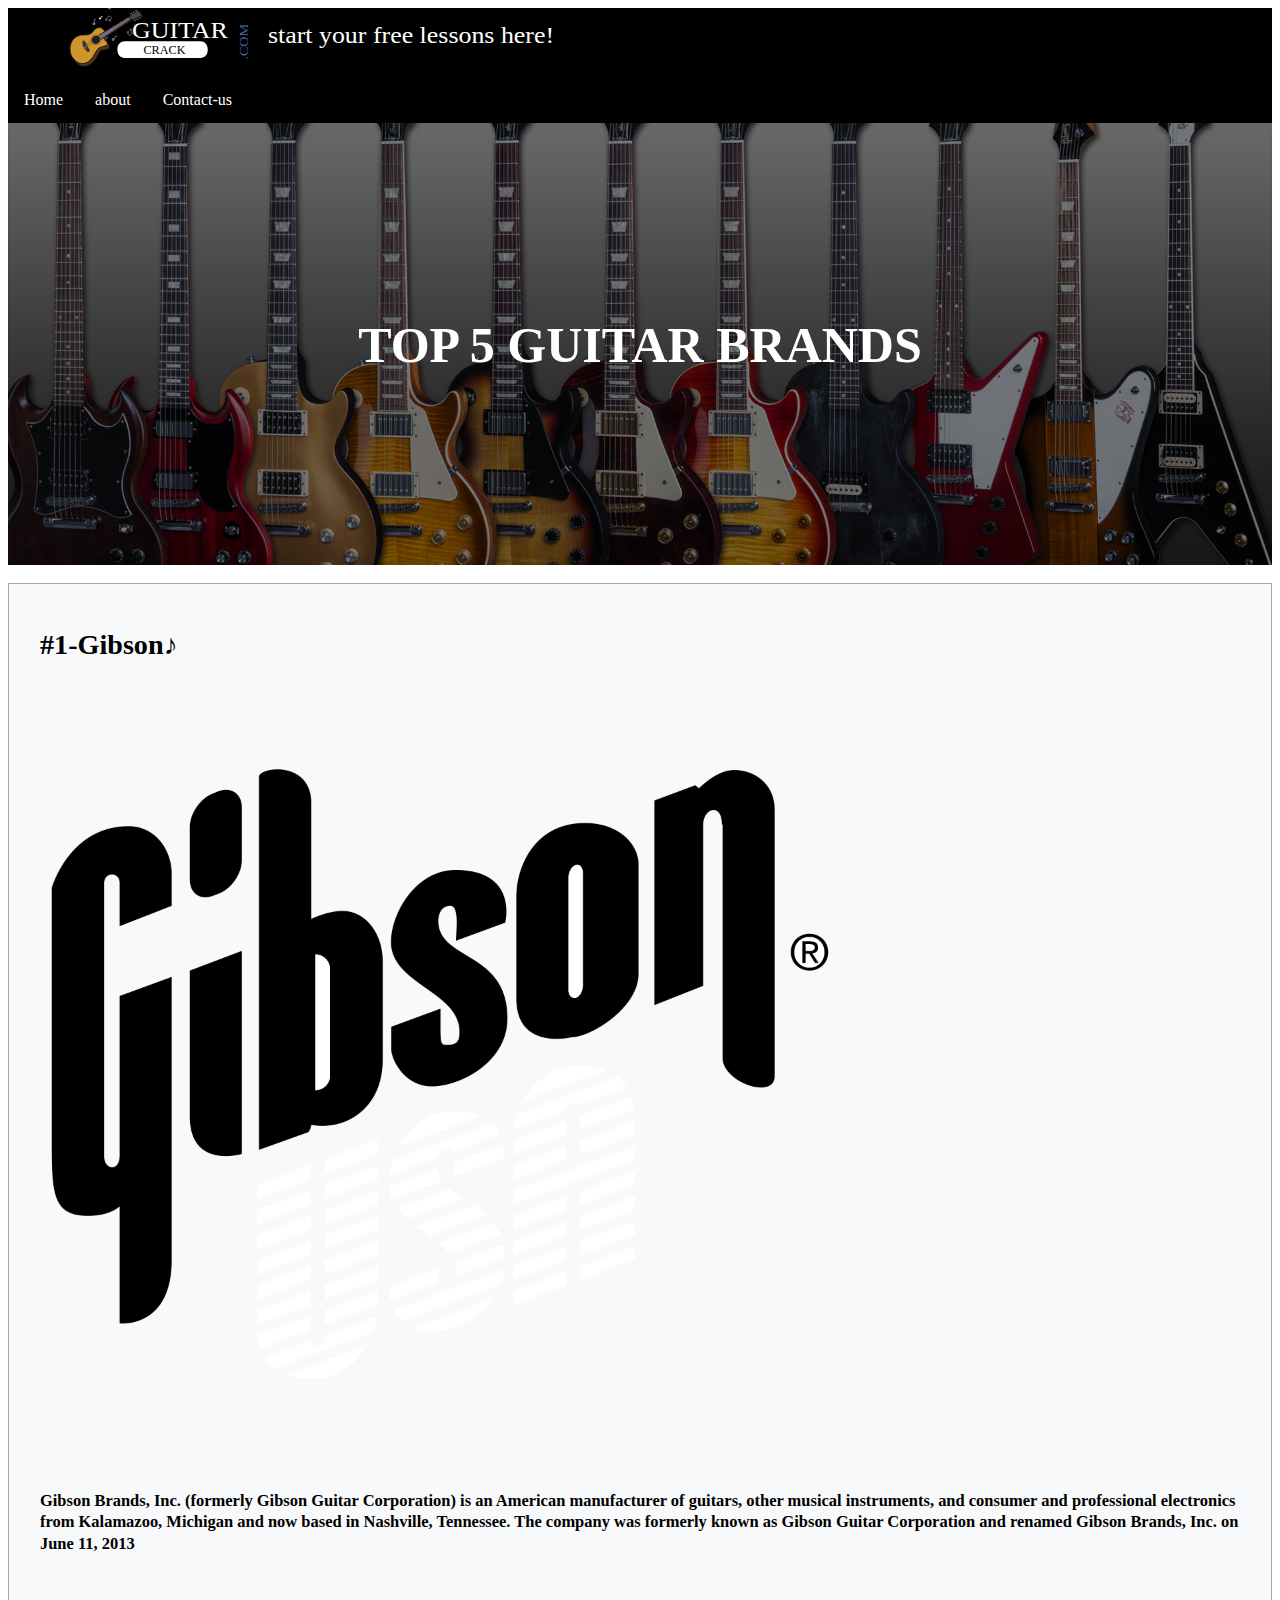
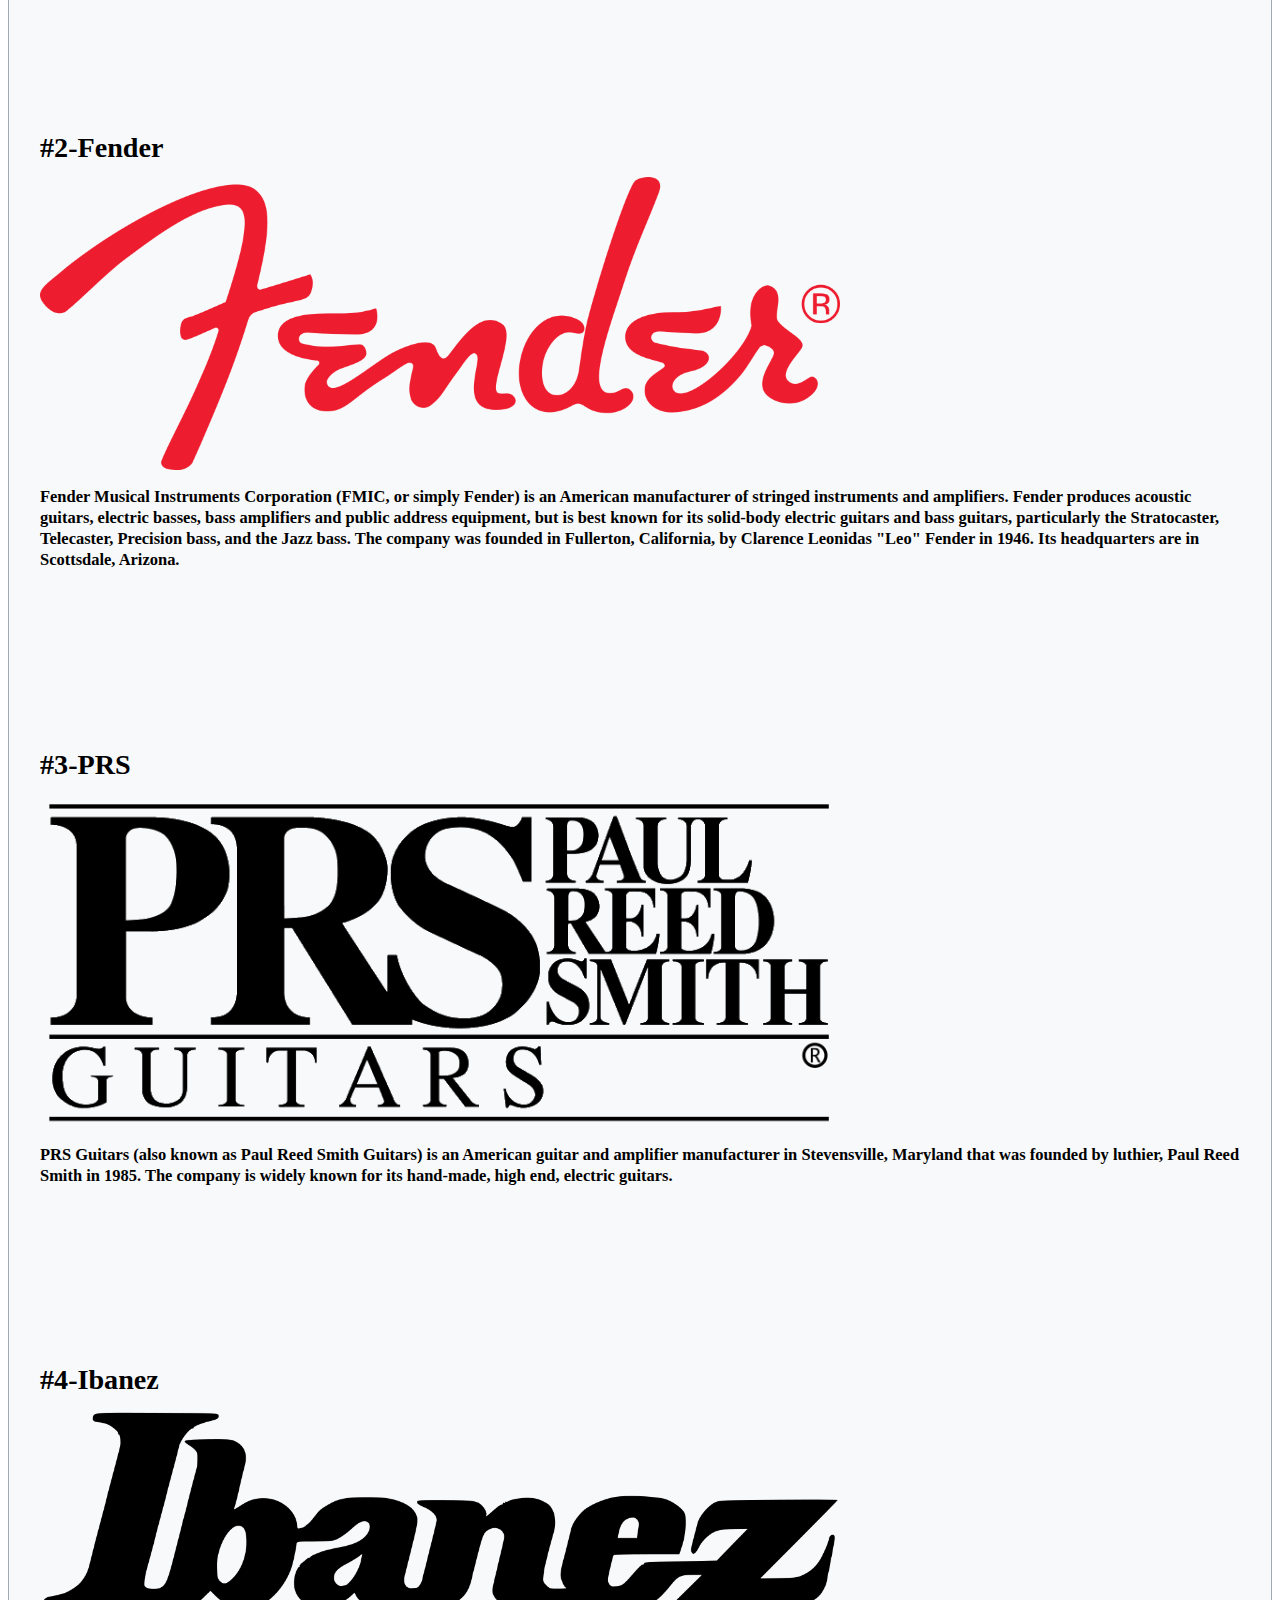
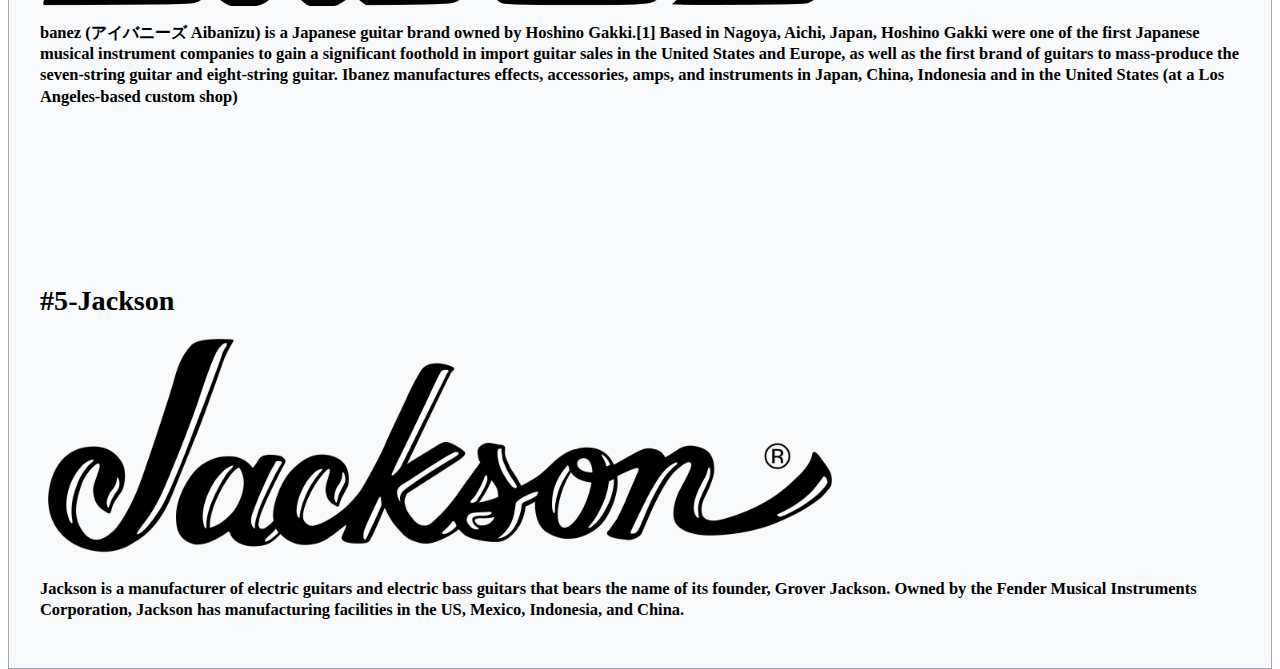
<file: projectweb/topb.html>
<html>
<head>
<title>TOP 5 BRANDS</title>
    <meta name="viewport" content="width=device-width, initial-scale=0.6">




</head>
<body>
<style>

.nav ul {
  list-style-type: none;
  margin: 0;
  padding: 0;
  overflow: hidden;
  background-color: black;
}

.nav li {
  float: left;
}

.nav li a {
  display: block;
  color: white;
  text-align: center;
  padding: 14px 16px;
  text-decoration: none;
}

.nav li a:hover {
  background-color: #111;
}
.hero-image {
  background-image: linear-gradient(rgba(0, 0, 0, 0.5), rgba(0, 0, 0, 0.5)), url(imgs/gbg.jpg);
  height: 50%;
  background-position: center;
  background-repeat: no-repeat;
  background-size: cover;
  position: relative;
}

.hero-text {
  text-align: center;
  position: absolute;
  top: 50%;
  left: 50%;
  transform: translate(-50%, -50%);
  color: white;
}

.infobox {
    border: 1px solid #a2a9b1;
    border-spacing: 3px;
    background-color: #f8f9fa;
    color: black;
    margin: 0.5em 0 0.5em em;
    padding: 2.2em;
    float: left;
    clear: right;
    font-size: 88%;
    line-height: 1.5em;
}
@media only screen and (min-width : 480px){
 width: 100%;
 }
 .responsive {
  max-width: 100%;
  height: auto;
</style>
<div>
<div class="nav">
<ul>
  <li><img src="./imgs/logo.svg" width="1500" height="65"></li>
  <li><a class="active" href="file:///C:/Users/waelh/OneDrive/Desktop/projectweb/new%201.html#home">Home</a></li>
  <li><a href="file:///C:/Users/waelh/OneDrive/Desktop/projectweb/new%201.html#ab">about</a></li>
  <li><a href="file:///C:/Users/waelh/OneDrive/Desktop/projectweb/new%201.html#cont">Contact-us</a></li>
</ul>
</div>
<div class="hero-image">
  <div class="hero-text">
    <h1 style="font-size:50px">TOP 5 GUITAR BRANDS </h1>
  </div>
  </div>
<br>
  </div>
  <div class="infobox">
  <h1>#1-Gibson♪</h1>
<img class="responsive" src="./imgs/gibson.png" width="800" height="600">
<h3>Gibson Brands, Inc. (formerly Gibson Guitar Corporation) is an American manufacturer of guitars, other musical instruments, and consumer and professional electronics from Kalamazoo, Michigan and now based in Nashville, Tennessee. The company was formerly known as Gibson Guitar Corporation and renamed Gibson Brands, Inc. on June 11, 2013</h3>
  <br>
  <br>
   <br>
  <br>
   <br>
  <br>
    <br>
<h1>#2-Fender</h1>
<img class="responsive" src="./imgs/fender.png" width="800" height="600">
<h3>Fender Musical Instruments Corporation (FMIC, or simply Fender) is an American manufacturer of stringed instruments and amplifiers. Fender produces acoustic guitars, electric basses, bass amplifiers and public address equipment, but is best known for its solid-body electric guitars and bass guitars, particularly the Stratocaster, Telecaster, Precision bass, and the Jazz bass. The company was founded in Fullerton, California, by Clarence Leonidas "Leo" Fender in 1946. Its headquarters are in Scottsdale, Arizona. </h3>
<br>
  <br>
   <br>
  <br>
   <br>
  <br>
    <br>
   <h1>#3-PRS</h1>
<img class="responsive" src="./imgs/prs.png" width="800" height="660">
<h3>PRS Guitars (also known as Paul Reed Smith Guitars) is an American guitar and amplifier manufacturer in Stevensville, Maryland that was founded by luthier, Paul Reed Smith in 1985. The company is widely known for its hand-made, high end, electric guitars. </h3>
<br>
  <br>
   <br>
  <br>
   <br>
  <br>
    <br>
  
   <h1>#4-Ibanez</h1>
<img  class="responsive" src="./imgs/ibanez.png" width="800" height="600">
<h3>banez (アイバニーズ Aibanīzu) is a Japanese guitar brand owned by Hoshino Gakki.[1] Based in Nagoya, Aichi, Japan, Hoshino Gakki were one of the first Japanese musical instrument companies to gain a significant foothold in import guitar sales in the United States and Europe, as well as the first brand of guitars to mass-produce the seven-string guitar and eight-string guitar. Ibanez manufactures effects, accessories, amps, and instruments in Japan, China, Indonesia and in the United States (at a Los Angeles-based custom shop)</h3>
<br>
  <br>
   <br>
  <br>
   <br>
  <br>
    <br>

 <h1>#5-Jackson</h1>
<img class="responsive" src="./imgs/jack.png" width="800" height="600">
<h3>Jackson is a manufacturer of electric guitars and electric bass guitars that bears the name of its founder, Grover Jackson. Owned by the Fender Musical Instruments Corporation, Jackson has manufacturing facilities in the US, Mexico, Indonesia, and China. </h3>
</div>
</file>
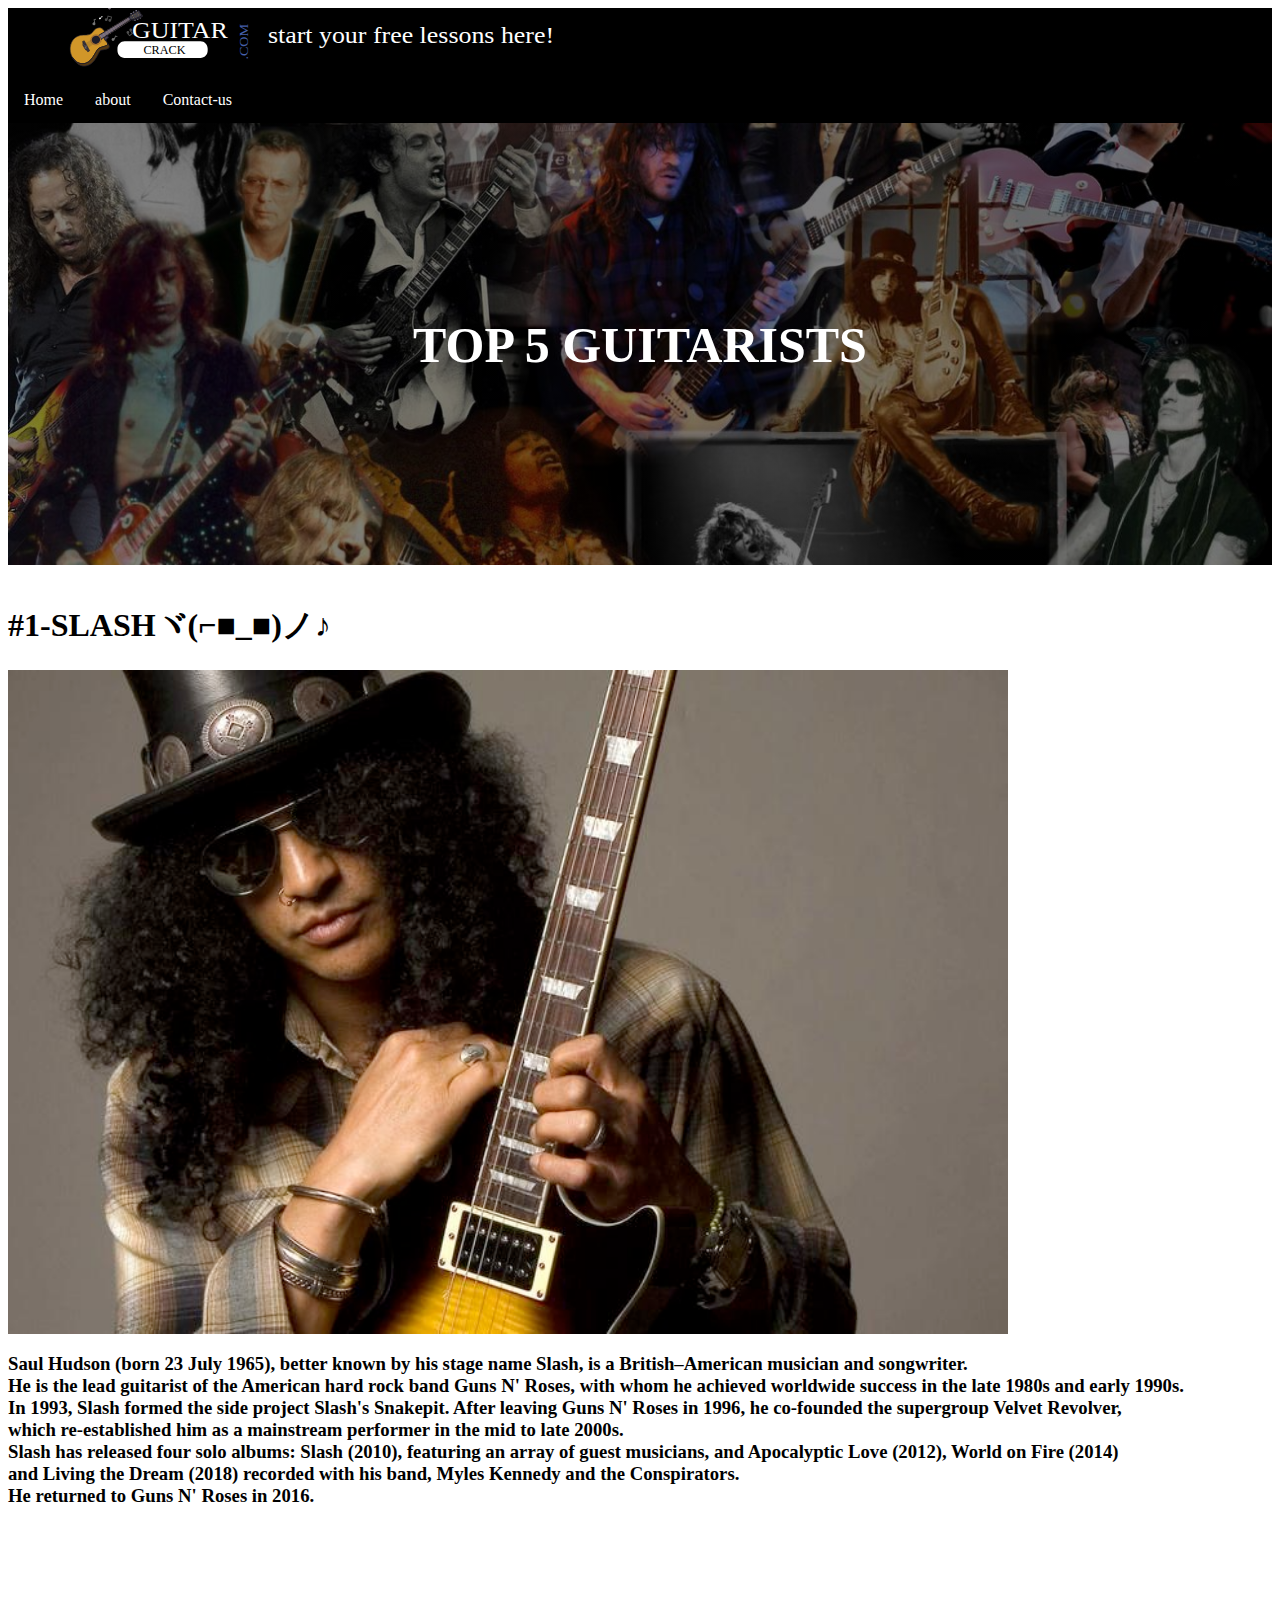
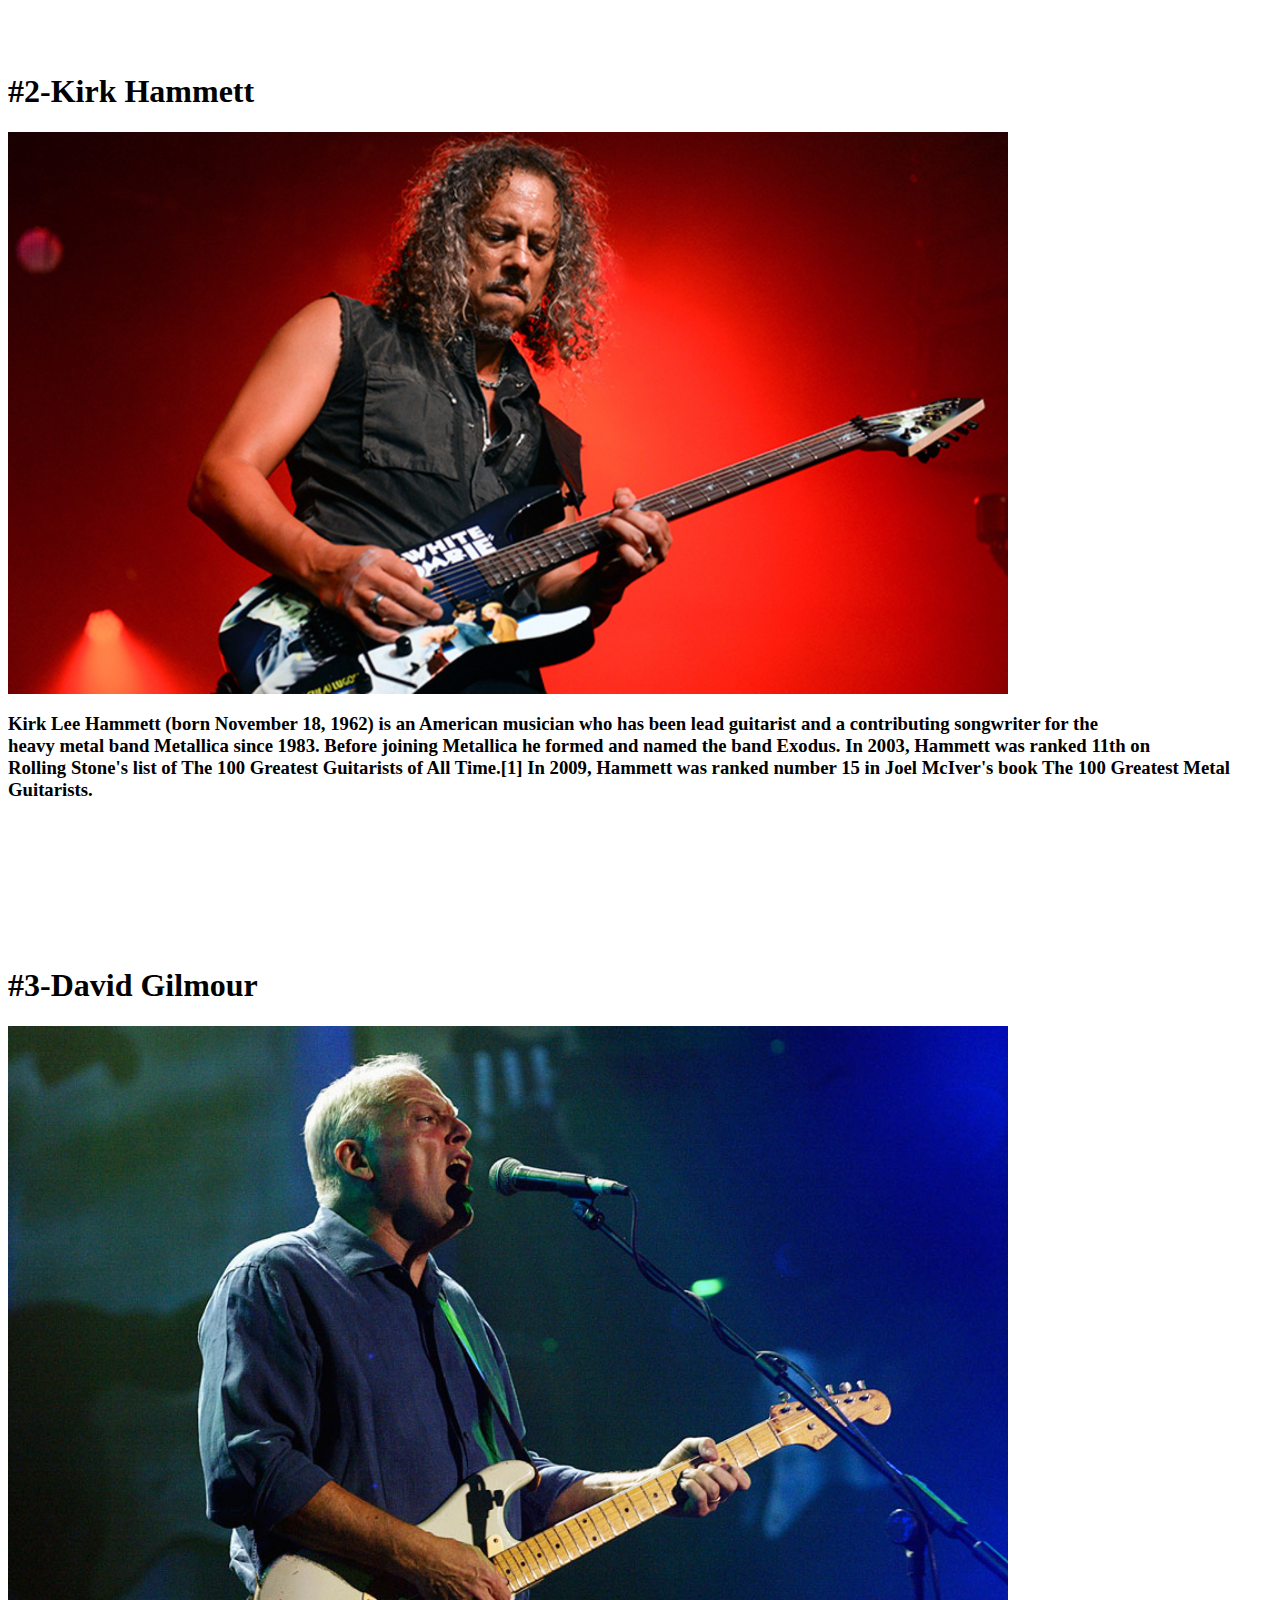
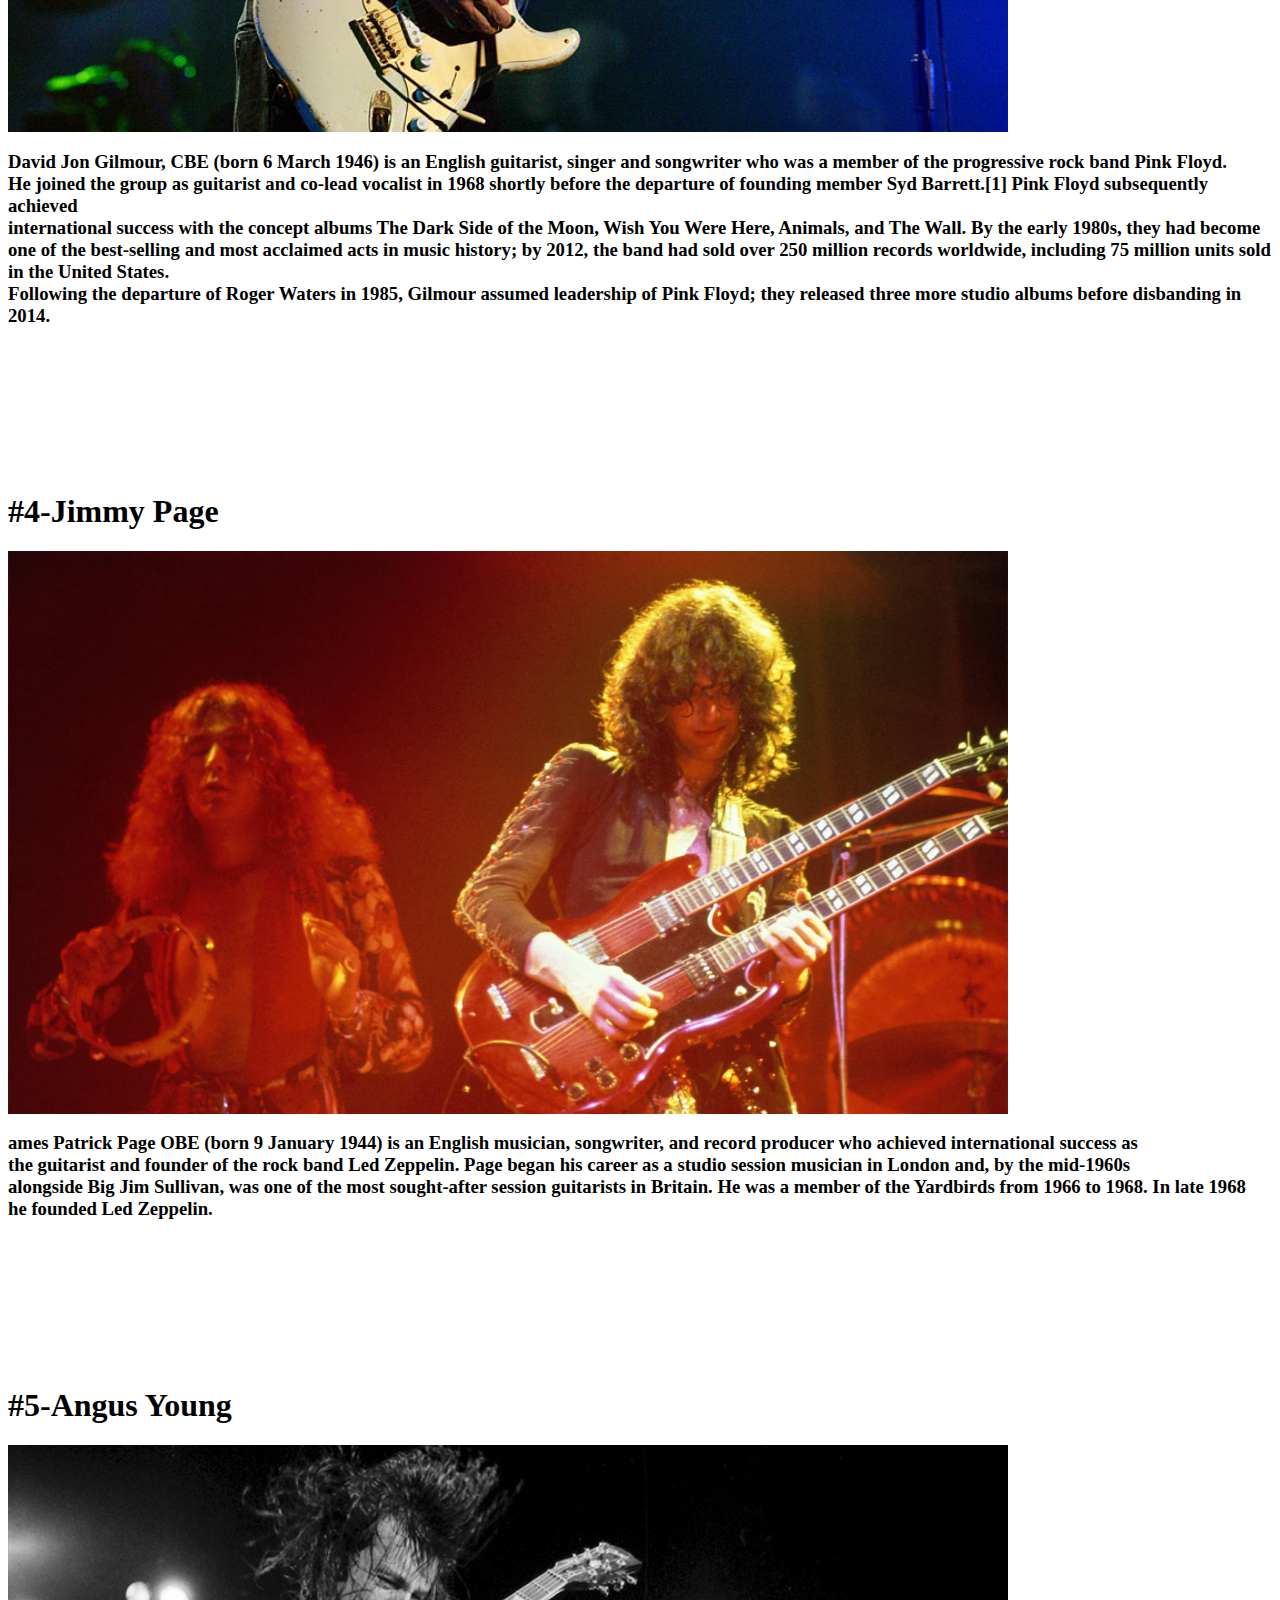
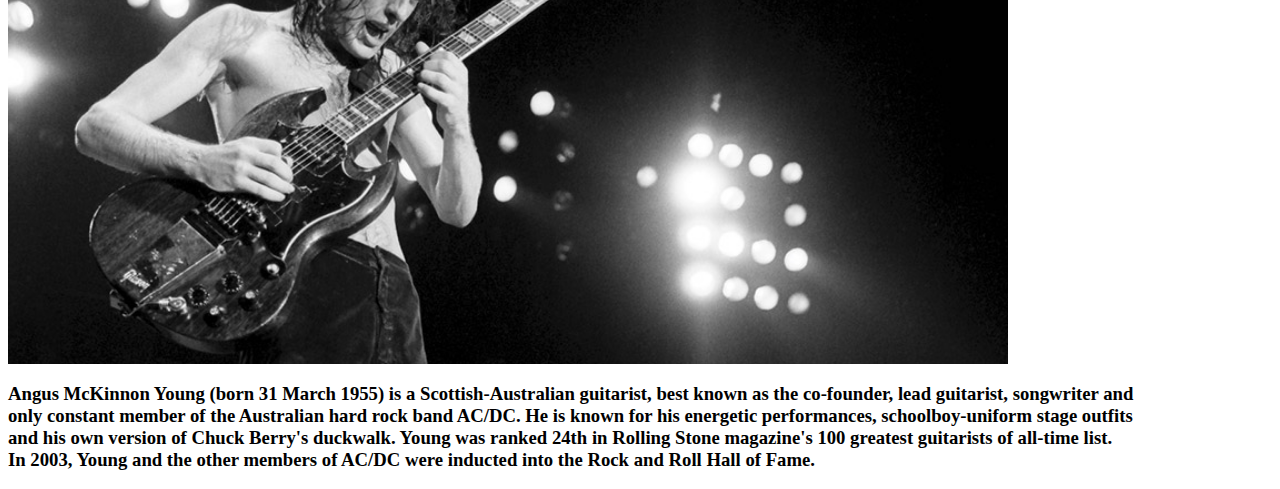
<file: projectweb/topg.html>
<html>
<head>
<title>TOP 5 GUITARISTS</title><meta name="viewport" content="width=device-width, initial-scale=0.7">
</head>
<body>

<style>
.nav ul {
  list-style-type: none;
  margin: 0;
  padding: 0;
  overflow: hidden;
  background-color: black;
}

.nav li {
  float: left;
}

.nav li a {
  display: block;
  color: white;
  text-align: center;
  padding: 14px 16px;
  text-decoration: none;
}

.nav li a:hover {
  background-color: #111;
}
.hero-image {
  background-image: linear-gradient(rgba(0, 0, 0, 0.5), rgba(0, 0, 0, 0.5)), url(imgs/topg.jpg);
  height: 50%;
  background-position: center;
  background-repeat: no-repeat;
  background-size: cover;
  position: relative;
}

.hero-text {
  text-align: center;
  position: absolute;
  top: 50%;
  left: 50%;
  transform: translate(-50%, -50%);
  color: white;
}

.responsive {
  max-width: 100%;
  height: auto;
}
</style>
<div>
<div class="nav">
<ul>
  <li><img src="./imgs/logo.svg" width="1500" height="65"></li>
  <li><a class="active" href="file:///C:/Users/waelh/OneDrive/Desktop/projectweb/new%201.html#home">Home</a></li>
  <li><a href="file:///C:/Users/waelh/OneDrive/Desktop/projectweb/new%201.html#ab">about</a></li>
  <li><a href="file:///C:/Users/waelh/OneDrive/Desktop/projectweb/new%201.html#cont">Contact-us</a></li>
</ul>
</div>
<div class="hero-image">
  <div class="hero-text">
    <h1 style="font-size:50px">TOP 5 GUITARISTS</h1>
  </div>
  </div>
<br>
  </div>
  <div class="infobox">
  <h1>#1-SLASHヾ(⌐■_■)ノ♪</h1>
<img class="responsive" src="./imgs/slash.jpg" width="1000" height="610">
<h3>Saul Hudson (born 23 July 1965), better known by his stage name Slash, is a British–American musician and songwriter.<br> He is the lead guitarist of the American hard rock band Guns N' Roses, with whom he achieved worldwide success in the late 1980s and early 1990s.<br>In 1993, Slash formed the side project Slash's Snakepit. After leaving Guns N' Roses in 1996, he co-founded the supergroup Velvet Revolver,<br> which re-established him as a mainstream performer in the mid to late 2000s.<br>Slash has released four solo albums: Slash (2010), featuring an array of guest musicians, and Apocalyptic Love (2012), World on Fire (2014)<br> and Living the Dream (2018) recorded with his band, Myles Kennedy and the Conspirators.<br>He returned to Guns N' Roses in 2016.
</h3>
  <br>
  <br>
   <br>
  <br>
   <br>
  <br>
    <br>
<h1>#2-Kirk Hammett</h1>
<img class="responsive" src="./imgs/kirk.jpg" width="1000" height="610">
<h3>Kirk Lee Hammett (born November 18, 1962) is an American musician who has been lead guitarist and a contributing songwriter for the<br> heavy metal band Metallica since 1983. Before joining Metallica he formed and named the band Exodus. In 2003, Hammett was ranked 11th on<br> Rolling Stone's list of The 100 Greatest Guitarists of All Time.[1] In 2009, Hammett was ranked number 15 in Joel McIver's book The 100 Greatest Metal Guitarists.
</h3>
<br>
  <br>
   <br>
  <br>
   <br>
  <br>
    <br>
   <h1>#3-David Gilmour</h1>
<img class="responsive" src="./imgs/david.jpg" width="1000" height="610">
<h3>David Jon Gilmour, CBE (born 6 March 1946) is an English guitarist, singer and songwriter who was a member of the progressive rock band Pink Floyd.<br> He joined the group as guitarist and co-lead vocalist in 1968 shortly before the departure of founding member Syd Barrett.[1] Pink Floyd subsequently achieved<br> international success with the concept albums The Dark Side of the Moon, Wish You Were Here, Animals, and The Wall. By the early 1980s, they had become <br>one of the best-selling and most acclaimed acts in music history; by 2012, the band had sold over 250 million records worldwide, including 75 million units sold in the United States.<br>Following the departure of Roger Waters in 1985, Gilmour assumed leadership of Pink Floyd; they released three more studio albums before disbanding in 2014. 
</h3>
<br>
  <br>
   <br>
  <br>
   <br>
  <br>
    <br>
  
   <h1>#4-Jimmy Page</h1>
<img class="responsive" src="./imgs/jimmy.jfif" width="1000" height="610">
<h3>ames Patrick Page OBE (born 9 January 1944) is an English musician, songwriter, and record producer who achieved international success as<br> the guitarist and founder of the rock band Led Zeppelin.
Page began his career as a studio session musician in London and, by the mid-1960s<br>alongside Big Jim Sullivan, was one of the most sought-after session guitarists in Britain. He was a member of the Yardbirds from 1966 to 1968. In late 1968<br>he founded Led Zeppelin. 
</h3>
<br>
  <br>
   <br>
  <br>
   <br>
  <br>
    <br>

 <h1>#5-Angus Young</h1>
<img class="responsive" src="./imgs/angus.jpg" width="1000" height="610">
<h3>Angus McKinnon Young (born 31 March 1955) is a Scottish-Australian guitarist, best known as the co-founder, lead guitarist, songwriter and<br> only constant member of the Australian hard rock band AC/DC. He is known for his energetic performances, schoolboy-uniform stage outfits<br> and his own version of Chuck Berry's duckwalk. Young was ranked 24th in Rolling Stone magazine's 100 greatest guitarists of all-time list.<br>
In 2003, Young and the other members of AC/DC were inducted into the Rock and Roll Hall of Fame. 
</h3>
</div>
</file>
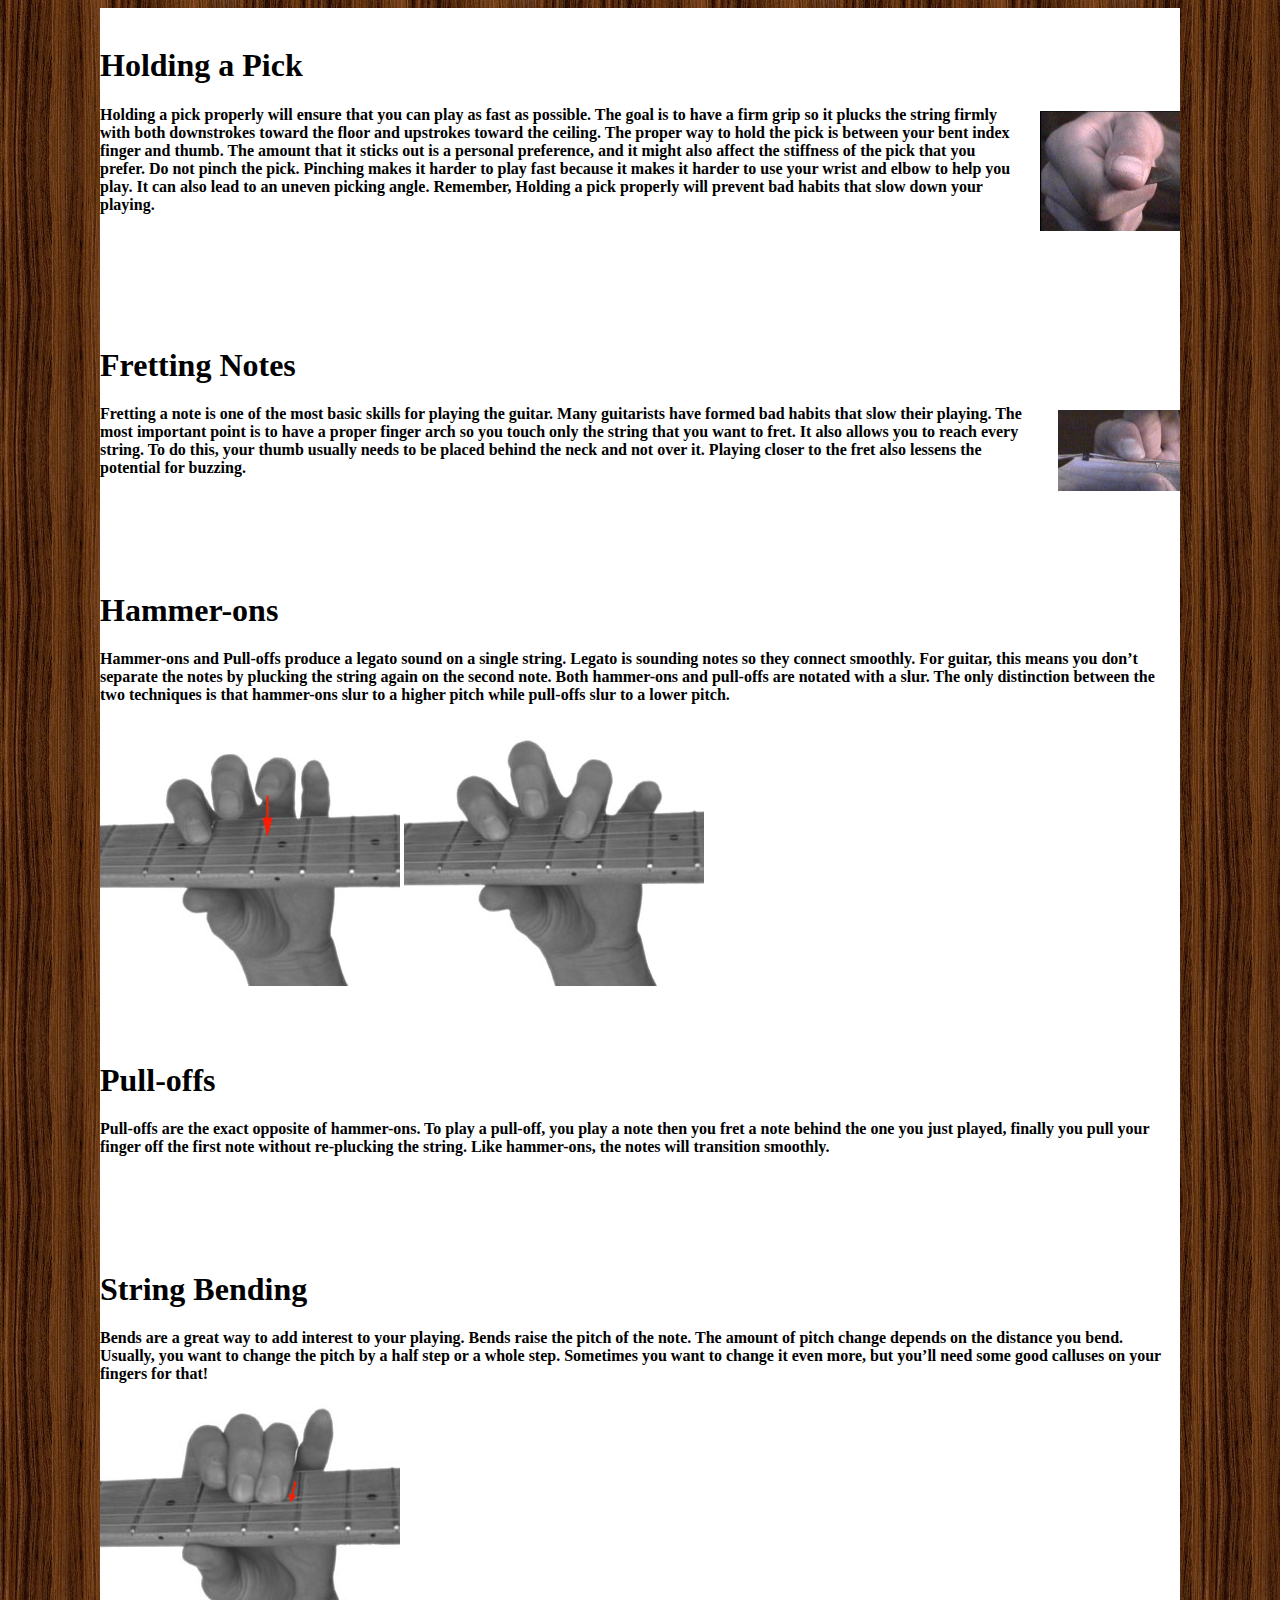
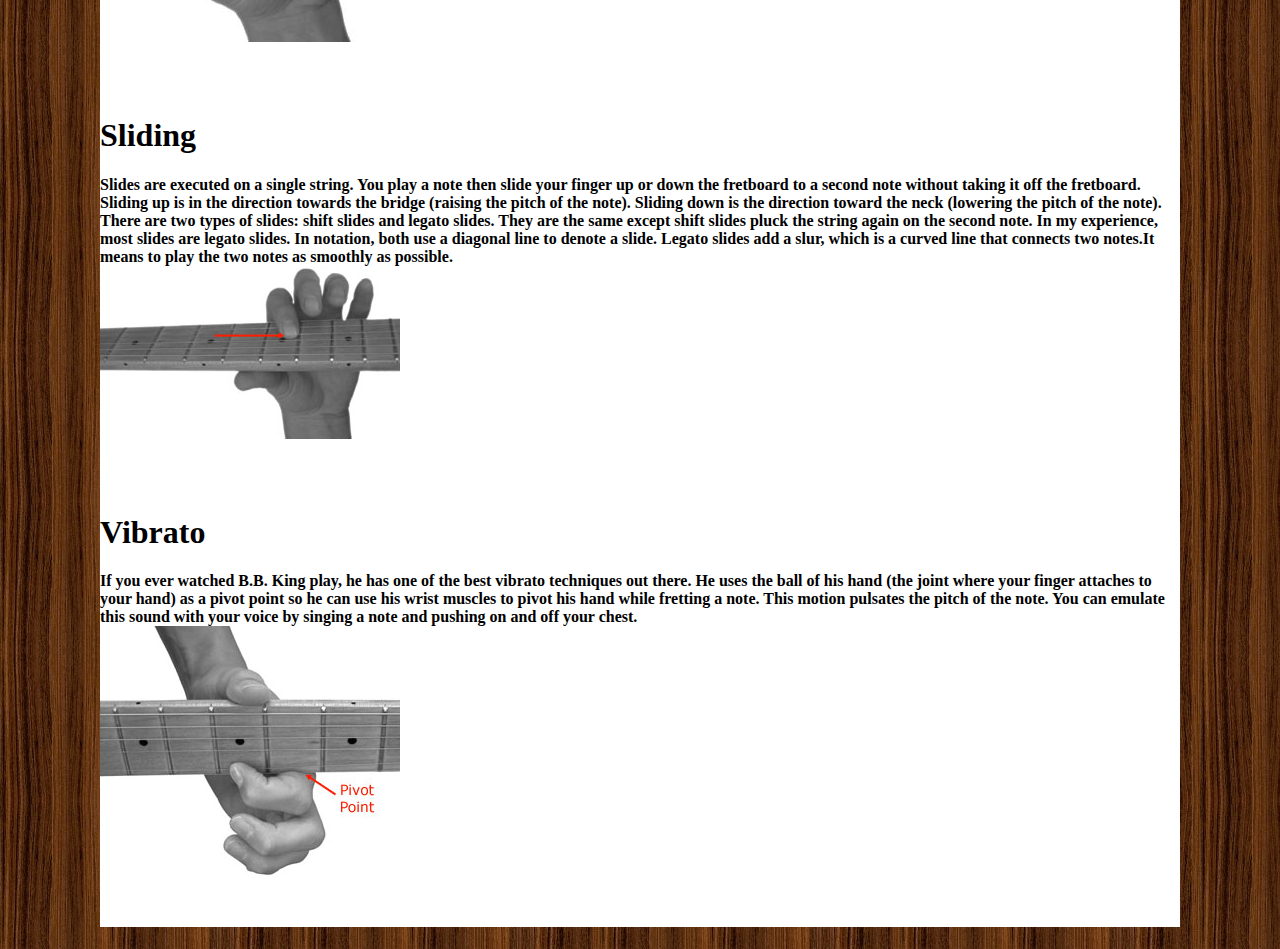
<file: projectweb/tricks.html>
<html>
<head>
<title>tricks</title>
</head>
<body class="custom-background">
 <link rel="stylesheet" type="text/css" href="new 1.css">
<style>

</style>
 <div  class="back">
 &nbsp<h1>Holding a Pick</h1>
 <img class="alignright" src="./imgs/pick.jpg">
 <h4>Holding a pick properly will ensure that you can play as fast as possible.  The goal is to have a firm grip so it plucks the string firmly with both downstrokes toward the floor and upstrokes toward the ceiling. The proper way to hold the pick is between your bent index finger and thumb. The amount that it sticks out is a personal preference, and it might also affect the stiffness of the pick that you prefer.

Do not pinch the pick. Pinching makes it harder to play fast because it makes it harder to use your wrist and elbow to help you play. It can also lead to an uneven picking angle. Remember, Holding a pick properly will prevent bad habits that slow down your playing.
</h4>
<br>
<br>
<br>
<br>
&nbsp <h1>Fretting Notes</h1>
 <img class="alignright" src="./imgs/note.jpg">
 <h4>Fretting a note is one of the most basic skills for playing the guitar. Many guitarists have formed bad habits that slow their playing. The most important point is to have a proper finger arch so you touch only the string that you want to fret. It also allows you to reach every string. To do this, your thumb usually needs to be placed behind the neck and not over it. Playing closer to the fret also lessens the potential for buzzing.
 </h4>
<br>
<br>
<br>
&nbsp<h1>Hammer-ons</h1>

 <h4>Hammer-ons and Pull-offs  produce a legato sound on a single string.  Legato is sounding notes so they connect smoothly.  For guitar, this means you don’t separate the notes by plucking the string again on the second note.  Both hammer-ons and pull-offs are notated with a slur.  The only distinction between the two techniques is that hammer-ons slur to a higher pitch while pull-offs slur to a lower pitch.
 
 </h4>
  <img class="img" src="./imgs/h1.jpg">
   <img class="img" src="./imgs/h2.jpg">
<br>
<br>
<br>
&nbsp <h1>Pull-offs</h1>
 <h4>Pull-offs are the exact opposite of hammer-ons. To play a pull-off, you play a note then you fret a note behind the one you just played, finally you pull your finger off the first note without re-plucking the string. Like hammer-ons, the notes will transition smoothly.
 
 </h4>
<br>
<br>
<br>
&nbsp <h1>String Bending</h1>

 <h4>Bends are a great way to add interest to your playing.  Bends raise the pitch of the note.  The amount of pitch change depends on the distance you bend.  Usually, you want to change the pitch by a half step or a whole step.  Sometimes you want to change it even more, but you’ll need some good calluses on your fingers for that! 
 </h4>
  <img class="img" src="./imgs/b1.jpg">
<br>
<br>
<br>
&nbsp <h1>Sliding</h1>

 <h4>
Slides are executed on a single string.  You play a note then slide your finger up or down the fretboard to a second note without taking it off the fretboard.
Sliding up is in the direction towards the bridge (raising the pitch of the note).  Sliding down is the direction toward the neck (lowering the pitch of the note).

There are two types of slides: shift slides and legato slides.  They are the same except shift slides pluck the string again on the second note.  In my experience, most slides are legato slides.

In notation, both use a diagonal line to denote a slide.  Legato slides add a slur, which is a curved line that connects two notes.It  means to play the two notes as smoothly as possible.
  <br><img class="img" src="./imgs/s.jpg">
<br>
<br>
<br>
&nbsp <h1>Vibrato</h1>

 <h4>
If you ever watched B.B. King play, he has one of the best vibrato techniques out there.  He uses the ball of his hand (the joint where your finger attaches to your hand) as a pivot point so he can use his wrist muscles to pivot his hand while fretting a note.  This motion pulsates the pitch of the note.  You can emulate this sound with your voice by singing a note and pushing on and off your chest.
<br><img class="img" src="./imgs/v.jpg">
<br>
<br>
<br>
</file>
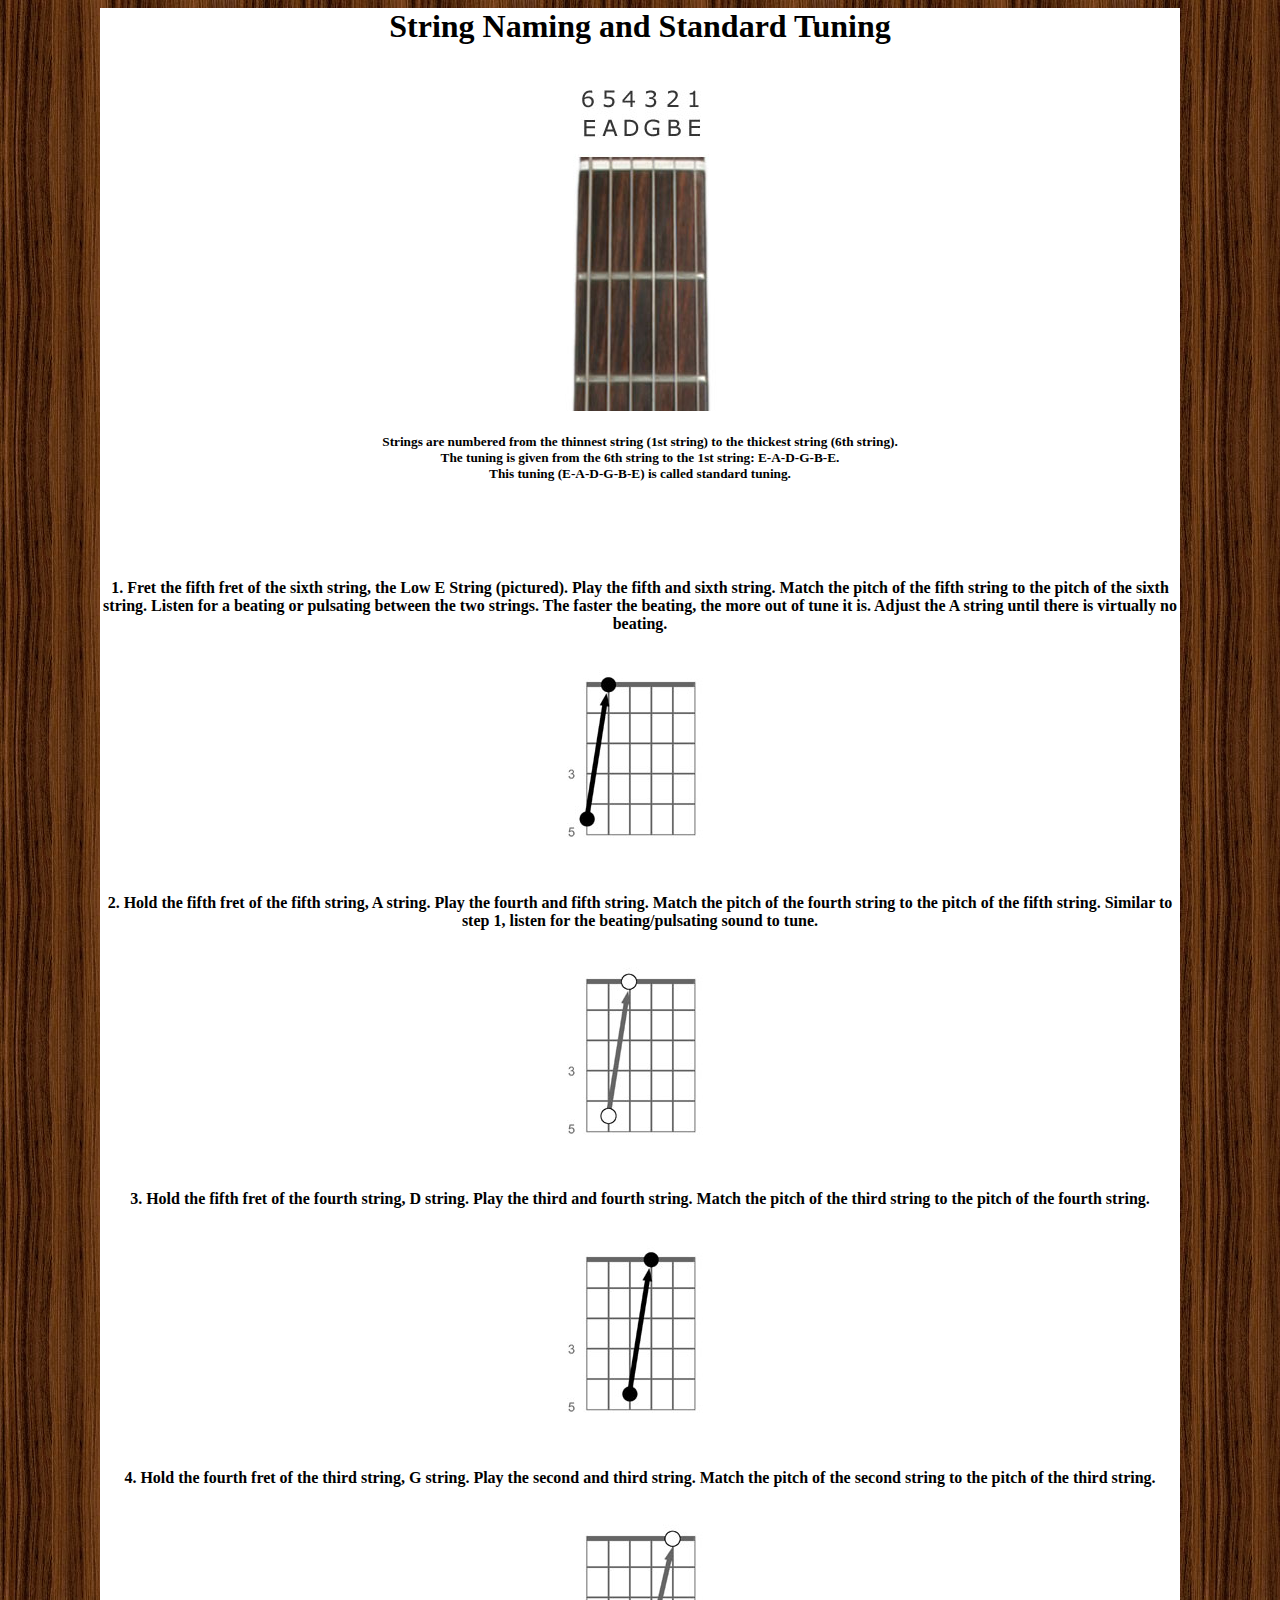
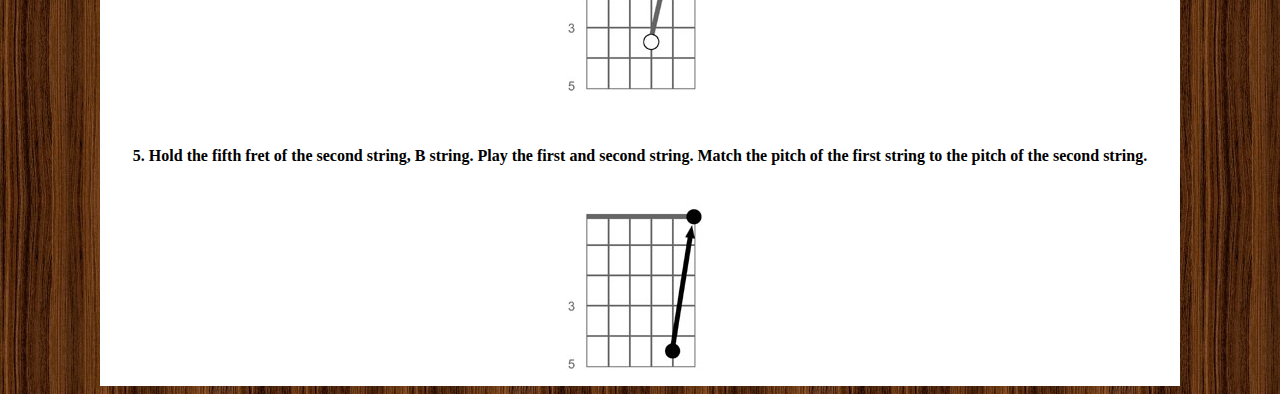
<file: projectweb/tuning.html>
<html>
<head>
<title>tuning</title>
</head>
<body class="custom-background">
 <link rel="stylesheet" type="text/css" href="new 1.css">
<style>


</style>
 <div align="center" class="back">
<h1>String Naming and Standard Tuning</h1>
<img src="./imgs/t20.jpg">
<h5>Strings are numbered from the thinnest string (1st string) to the thickest string (6th string).<br>The tuning is given from the 6th string to the 1st string: E-A-D-G-B-E.<br>This tuning (E-A-D-G-B-E) is called standard tuning.</h5>
<br>
<br>
<br>
<h4>1. Fret the fifth fret of the sixth string, the Low E String (pictured).  Play the fifth and sixth string.  Match the pitch of the fifth string to the pitch of the sixth string. Listen for a beating or pulsating between the two strings. The faster the beating, the more out of tune it is. Adjust the A string until there is virtually no beating.
</h4>
<img src="./imgs/1.jpg">
<br>
<br>
<h4>2. Hold the fifth fret of the fifth string, A string. Play the fourth and fifth string. Match the pitch of the fourth string to the pitch of the fifth string. Similar to step 1, listen for the beating/pulsating sound to tune.
</h4>
<img src="./imgs/2.jpg">
<br>
<br>
<h4>3. Hold the fifth fret of the fourth string, D string. Play the third and fourth string. Match the pitch of the third string to the pitch of the fourth string.
</h4>
<img src="./imgs/3.jpg">
<br>
<br>
<h4>4. Hold the fourth fret of the third string, G string. Play the second and third string. Match the pitch of the second string to the pitch of the third string.
</h4>
<img src="./imgs/4.jpg">
<br>
<br>
<h4>5. Hold the fifth fret of the second string, B string. Play the first  and second string. Match the pitch of the first string to the pitch of the second string.
</h4>
<img src="./imgs/5.jpg">
</div>
</div>
</file>
<file: projectweb/new 1.css>
ul {
  list-style-type: none;
  margin: 0;
  padding: 0;
  overflow: hidden;
  background-color: black;
}

li {
  float: left;
}

li a {
  display: block;
  color: white;
  text-align: center;
  padding: 14px 16px;
  text-decoration: none;
}

li a:hover {
  background-color: #111;
}
.mySlides {display:none;}
.container {
  position: relative;
  width: 100%;
  max-width: 400px;
}

  .container {
	float: left;
	position: relative;
	width: 300px;
	margin: 8%;

}
.container img {
	margin: 0%;
}
}
.image {
  opacity: 1;
  display: block;
  width: 100%;
  height: auto;
  transition: .9s ease;
  backface-visibility: hidden;
  margin-left:4%;
  float: left;
	position: relative;
}

.middle {
  transition: .5s ease;
  opacity: 0;
  position: absolute;
  top: 70%;
  left: 100%;
  transform: translate(-50%, -50%);
  -ms-transform: translate(-50%, -50%);
  
}

.container:hover .image {
  opacity: 0.3;
}

.container:hover .middle {
  opacity: 1;
}

.text {
  background-color:  #283747;
  color: white;
  font-size: 16px;
  padding: 16px 32px;
  width:400px;
}

.fa {
  padding: 20px;
  font-size: 30px;
  width: 50px;
  text-align: center;
  text-decoration: none;
}

.fa:hover {
    opacity: 0.7;
}

.fa-facebook {
  background: #3B5998;
  color: white;
}


.topnav {
  overflow: hidden;
  background-color: #333;
}

.topnav a {
  float: left;
}
.hero-image {
  background-image: linear-gradient(rgba(0, 0, 0, 0.5), rgba(0, 0, 0, 0.5)), url(imgs/bgr.jpg);
  height: 50%;
  background-position: center;
  background-repeat: no-repeat;
  background-size: cover;
  position: relative;
}

.hero-text {
  text-align: center;
  position: absolute;
  top: 50%;
  left: 50%;
  transform: translate(-50%, -50%);
  color: white;
}

.hero-text button {
  border: none;
  outline: 0;
  display: inline-block;
  padding: 1px 2px;
  color: black;
  background-color: #ddd;
  text-align: center;
  cursor: pointer;
}

.hero-text button:hover {
  background-color: #555;
  color: white;
}
.btn:hover {opacity: 1}
p.a {
  font-family: "Courier New", Courier, monospace;
}
.card1 {
  box-shadow: 0 4px px 0 rgba(0, 0, 0, 0.2);
  max-width: 300px;
  margin: auto;
  text-align: center;
  font-family: arial;
}

.title {
  color: grey;
  font-size: 18px;
}

button {
  border: none;
  outline: 0;
  display: inline-block;
  padding: 8px;
  color: white;
  background-color: #000;
  text-align: center;
  cursor: pointer;
  width: 100%;
  font-size: 18px;
}

a {
  text-decoration: none;
  font-size: 22px;
  color: black;
}

button:hover, a:hover {
  opacity: 0.7;
}
* {box-sizing: border-box;}

input[type=text], select, textarea {
  width: 50%;
  background-color:#d6dbdf;
  padding: 12px;
  border: 1px solid #ccc;
  border-radius: 4px;
  box-sizing: border-box;
  margin-top: 6px;
  margin-bottom: 16px;
  resize: vertical;
}

input[type=submit] {
  background-color: #4CAF50;
  color: white;
  padding: 12px 20px;
  border: none;
  border-radius: 4px;
  cursor: pointer;
}

input[type=submit]:hover {
  background-color: #45a049;
}

.container1 {
  border-radius: 5px;
  background-image: linear-gradient(rgba(0, 0, 0, 0.5), rgba(0, 0, 0, 0.5)), url(imgs/s11.jpg);
  height: 50%;
  background-position: center;
  background-repeat: no-repeat;
  background-size: cover;
  position: relative;
}
.coupon {
  border: 5px dotted #bbb;
  width: 80%;
  border-radius: 15px;
  margin: 0 auto;
  max-width: 600px;
}

.container2 {
  padding: 2px 16px;
  background-color: #f1f1f1;
}

.promo {
  background: #ccc;
  padding: 3px;
}

.expire {
  color: red;
}
.e {
  color: white;
}
.container3 {
  position: relative;
  font-family: Arial;
}

.text-block {
  position: absolute;
  bottom: 20px;
  right: 20px;
  background-color: black;
  color: white;
  padding-left: 20px;
  padding-right: 20px;
}
.nav ul {
  list-style-type: none;
  margin: 0;
  padding: 0;
  overflow: hidden;
  background-color: black;
}

.nav li {
  float: left;
}

.nav li a {
  display: block;
  color: white;
  text-align: center;
  padding: 14px 16px;
  text-decoration: none;
}

.nav li a:hover {
  background-color: #111;
}
.hero-image {
  background-image: linear-gradient(rgba(0, 0, 0, 0.5), rgba(0, 0, 0, 0.5)), url(imgs/topg.jpg);
  height: 50%;
  background-position: center;
  background-repeat: no-repeat;
  background-size: cover;
  position: relative;
}

.hero-text {
  text-align: center;
  position: absolute;
  top: 50%;
  left: 50%;
  transform: translate(-50%, -50%);
  color: white;
}

.responsive {
  max-width: 100%;
  height: auto;
}
.nav ul {
  list-style-type: none;
  margin: 0;
  padding: 0;
  overflow: hidden;
  background-color: black;
}

.nav li {
  float: left;
}

.nav li a {
  display: block;
  color: white;
  text-align: center;
  padding: 14px 16px;
  text-decoration: none;
}

.nav li a:hover {
  background-color: #111;
}
.hero-image {
  background-image: linear-gradient(rgba(0, 0, 0, 0.5), rgba(0, 0, 0, 0.5)), url(imgs/news.jpg);
  height: 50%;
  background-position: center;
  background-repeat: no-repeat;
  background-size: cover;
  position: relative;
}

.hero-text {
  text-align: center;
  position: absolute;
  top: 50%;
  left: 50%;
  transform: translate(-50%, -50%);
  color: white;
}

* {
  box-sizing: border-box;
}
body.custom-background {
    background-image: url(imgs/wood2.jpg);
    background-position: left top;
    background-size: auto;
    background-repeat: repeat;
    background-attachment: scroll;
}
.back {
    max-width: 1080px;
   background: #fff;
    background-position:relative;
    background-size: auto;
    margin: 0 auto;
    margin-top: 0px;
    margin-right: auto;
    margin-bottom: 0px;
    margin-left: auto;
position: relative;
}
body.custom-background {
    background-image: url(imgs/wood2.jpg);
    background-position: left top;
    background-size: auto;
    background-repeat: repeat;
    background-attachment: scroll;
}
.back {
    max-width: 1080px;
   background: #fff;
    background-position:relative;
    background-size: auto;
    margin: 0 auto;
    margin-top: 0px;
    margin-right: auto;
    margin-bottom: 0px;
    margin-left: auto;
position: relative;
}
body.custom-background {
    background-image: url(imgs/wood2.jpg);
    background-position: left top;
    background-size: auto;
    background-repeat: repeat;
    background-attachment: scroll;
}
.back {
    max-width: 1080px;
   background: #fff;
    background-position:relative;
    background-size: auto;
    margin: 0 auto;
    margin-top: 0px;
    margin-right: auto;
    margin-bottom: 0px;
    margin-left: auto;
position: relative;
}
.alignright {
    display: inline;
    float: right;
    margin: 5px 0 20px 20px;
    margin: .3125rem 0 1.25rem 1.25rem;
}

.img {
    max-width: 100%;
    width: auto\9;
    height: auto;
    vertical-align: bottom;
}
body.custom-background {
    background-image: url(imgs/wood2.jpg);
    background-position: left top;
    background-size: auto;
    background-repeat: repeat;
    background-attachment: scroll;
}
.back {
    max-width: 1080px;
   background: #fff;
    background-position:relative;
    background-size: auto;
    margin: 0 auto;
    margin-top: 0px;
    margin-right: auto;
    margin-bottom: 0px;
    margin-left: auto;
position: relative;
}
.alignright {
    display: inline;
    float: right;
    margin: 5px 0 20px 20px;
    margin: .3125rem 0 1.25rem 1.25rem;
}

.img {
    max-width: 100%;
    width: auto\9;
    height: auto;
    vertical-align: bottom;
}
.responsive {
  max-width: 100%;
  height: auto;
}
.nav ul {
  list-style-type: none;
  margin: 0;
  padding: 0;
  overflow: hidden;
  background-color: black;
}

.nav li {
  float: left;
}

.nav li a {
  display: block;
  color: white;
  text-align: center;
  padding: 14px 16px;
  text-decoration: none;
}

.nav li a:hover {
  background-color: #111;
}
.hero-image {
  background-image: linear-gradient(rgba(0, 0, 0, 0.5), rgba(0, 0, 0, 0.5)), url(imgs/gbg.jpg);
  height: 50%;
  background-position: center;
  background-repeat: no-repeat;
  background-size: cover;
  position: relative;
}

.hero-text {
  text-align: center;
  position: absolute;
  top: 50%;
  left: 50%;
  transform: translate(-50%, -50%);
  color: white;
}

.infobox {
    border: 1px solid #a2a9b1;
    border-spacing: 3px;
    background-color: #f8f9fa;
    color: black;
    margin: 0.5em 0 0.5em em;
    padding: 2.2em;
    float: left;
    clear: right;
    font-size: 88%;
    line-height: 1.5em;
}
ul {
  list-style-type: none;
  margin: 0;
  padding: 0;
  overflow: hidden;
  background-color: black;
}

li {
  float: left;
}

li a {
  display: block;
  color: white;
  text-align: center;
  padding: 14px 16px;
  text-decoration: none;
}

li a:hover {
  background-color: #111;
}
.mySlides {display:none;}
.container {
  position: relative;
  width: 100%;
  max-width: 400px;
}

  .container {
	float: left;
	position: relative;
	width: 300px;
	margin: 8%;

}
.container img {
	margin: 0%;
}
}
.image {
  opacity: 1;
  display: block;
  width: 100%;
  height: auto;
  transition: .9s ease;
  backface-visibility: hidden;
  margin-left:4%;
  float: left;
	position: relative;
}

.middle {
  transition: .5s ease;
  opacity: 0;
  position: absolute;
  top: 70%;
  left: 100%;
  transform: translate(-50%, -50%);
  -ms-transform: translate(-50%, -50%);
  
}

.container:hover .image {
  opacity: 0.3;
}

.container:hover .middle {
  opacity: 1;
}

.text {
  background-color:  #283747;
  color: white;
  font-size: 16px;
  padding: 16px 32px;
  width:400px;
}



.fa:hover {
    opacity: 0.7;
}

.fa-facebook {
  background: #3B5998;
  color: white;
}


.topnav {
  overflow: hidden;
  background-color: #333;
}

.topnav a {
  float: left;
}
.hero-image {
  background-image: linear-gradient(rgba(0, 0, 0, 0.5), rgba(0, 0, 0, 0.5)), url(imgs/bgr.jpg);
  height: 50%;
  background-position: center;
  background-repeat: no-repeat;
  background-size: cover;
  position: relative;
}

.hero-text {
  text-align: center;
  position: absolute;
  top: 50%;
  left: 50%;
  transform: translate(-50%, -50%);
  color: white;
}

.hero-text button {
  border: none;
  outline: 0;
  display: inline-block;
  padding: 1px 2px;
  color: black;
  background-color: #ddd;
  text-align: center;
  cursor: pointer;
}

.hero-text button:hover {
  background-color: #555;
  color: white;
}
.btn:hover {opacity: 1}
p.a {
  font-family: "Courier New", Courier, monospace;
}
.card1 {
  box-shadow: 0 4px px 0 rgba(0, 0, 0, 0.2);
  max-width: 300px;
  margin: auto;
  text-align: center;
  font-family: arial;
}

.title {
  color: grey;
  font-size: 18px;
}

button {
  border: none;
  outline: 0;
  display: inline-block;
  padding: 8px;
  color: white;
  background-color: #000;
  text-align: center;
  cursor: pointer;
  width: 100%;
  font-size: 18px;
}

a {
  text-decoration: none;
  font-size: 22px;
  color: black;
}

button:hover, a:hover {
  opacity: 0.7;
}
* {box-sizing: border-box;}

input[type=text], select, textarea {
  width: 50%;
  background-color:#d6dbdf;
  padding: 12px;
  border: 1px solid #ccc;
  border-radius: 4px;
  box-sizing: border-box;
  margin-top: 6px;
  margin-bottom: 16px;
  resize: vertical;
}

input[type=submit] {
  background-color: #4CAF50;
  color: white;
  padding: 12px 20px;
  border: none;
  border-radius: 4px;
  cursor: pointer;
}

input[type=submit]:hover {
  background-color: #45a049;
}

.container1 {
  border-radius: 5px;
  background-image: linear-gradient(rgba(0, 0, 0, 0.5), rgba(0, 0, 0, 0.5)), url(imgs/s11.jpg);
  height: 50%;
  background-position: center;
  background-repeat: no-repeat;
  background-size: cover;
  position: relative;
}
.coupon {
  border: 5px dotted #bbb;
  width: 80%;
  border-radius: 15px;
  margin: 0 auto;
  max-width: 600px;
}

.container2 {
  padding: 2px 16px;
  background-color: #f1f1f1;
}

.promo {
  background: #ccc;
  padding: 3px;
}

.expire {
  color: red;
}
.e {
  color: white;
}
.container3 {
  position: relative;
  font-family: Arial;
}

.text-block {
  position: absolute;
  bottom: 20px;
  right: 20px;
  background-color: black;
  color: white;
  padding-left: 20px;
  padding-right: 20px;
}
</file>
